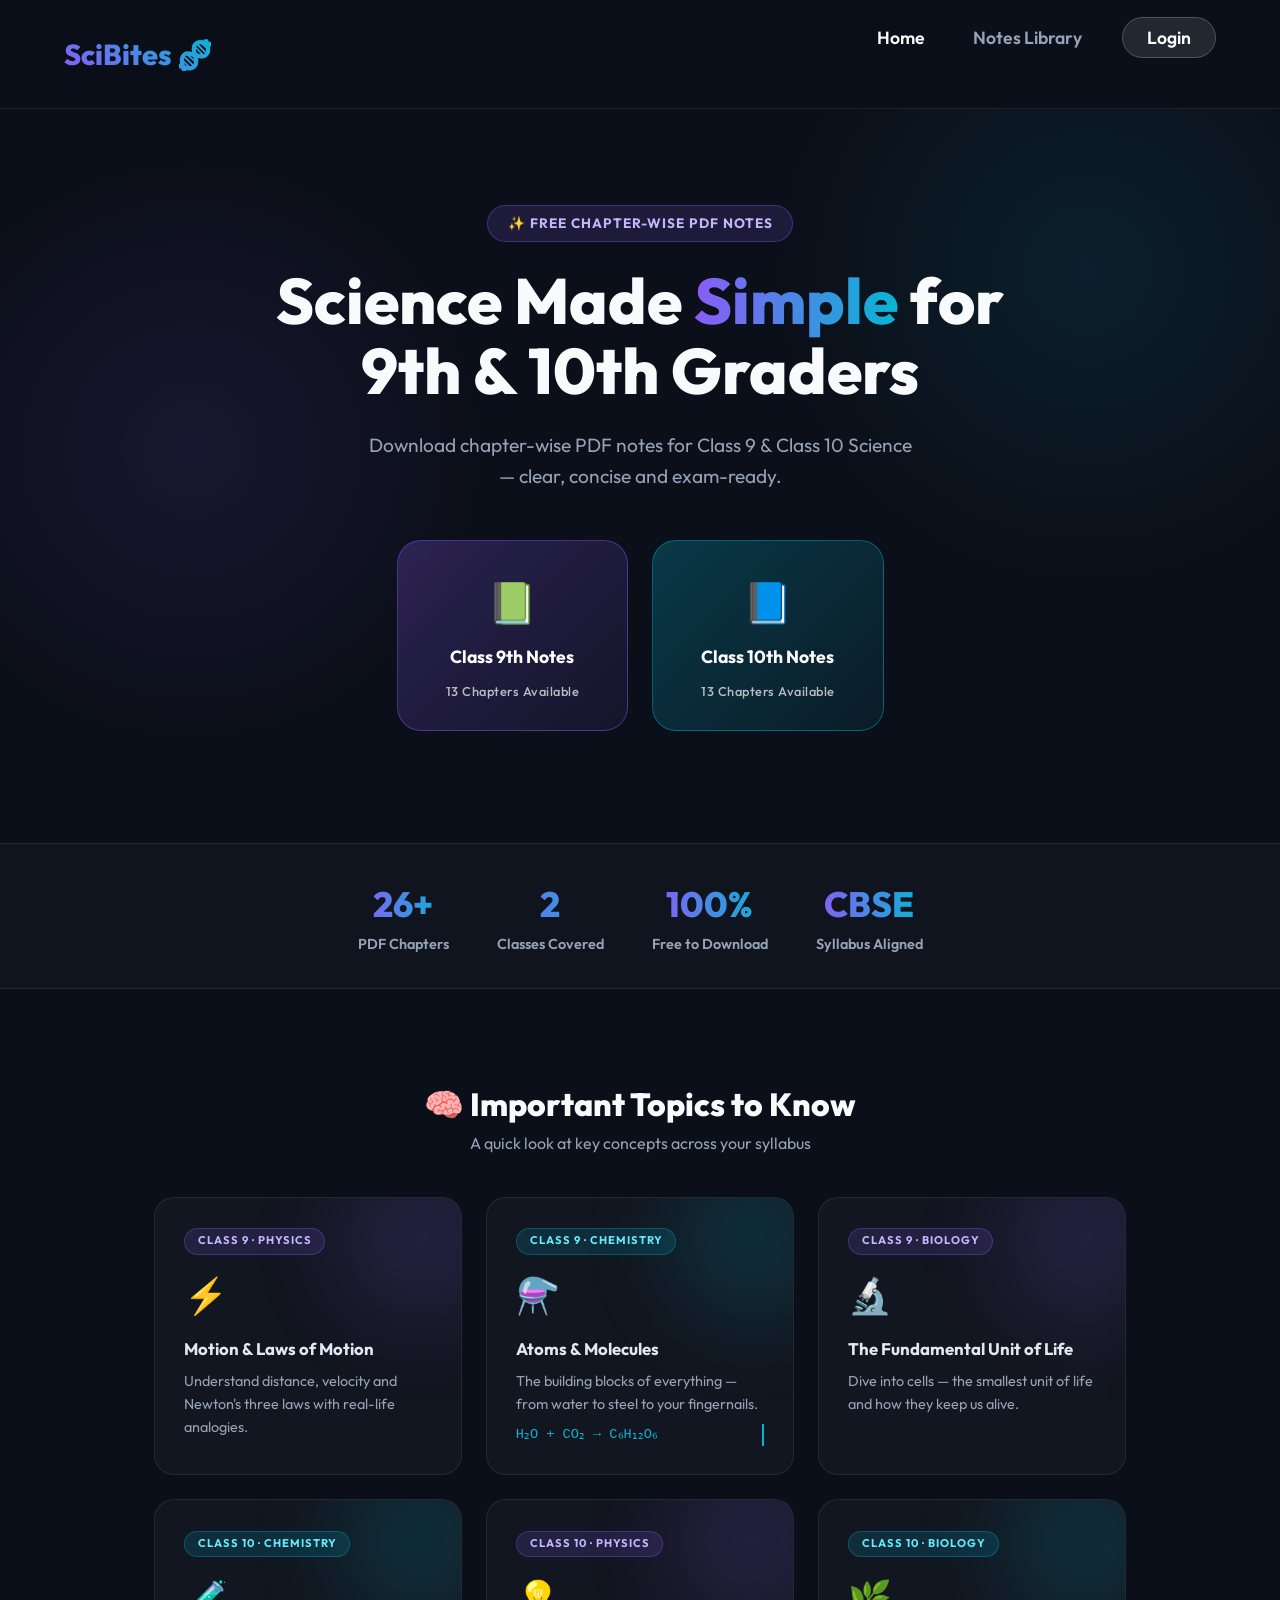
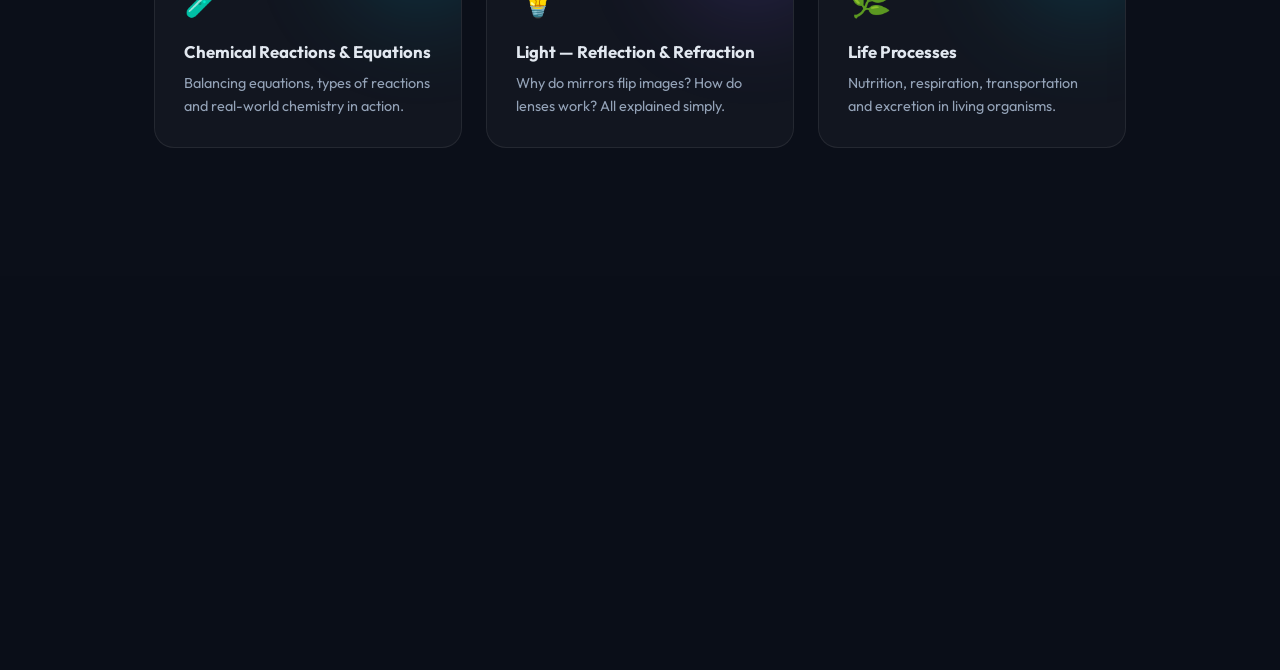
<file: index.html>
<!DOCTYPE html>
<html lang="en">

<head>
    <meta charset="UTF-8">
    <meta name="viewport" content="width=device-width, initial-scale=1.0">
    <title>SciBites | Bite-Sized Science Notes</title>
    <meta name="description"
        content="Access chapter-wise PDF notes for Class 9 and Class 10 Science. Simple, clear and free.">
    <link rel="stylesheet" href="styles.css">
    <style>
        /* ── Hero ── */
        .hero {
            text-align: center;
            padding: 6rem 5% 5rem;
            position: relative;
        }

        .hero-badge {
            display: inline-block;
            background: rgba(139, 92, 246, 0.15);
            border: 1px solid rgba(139, 92, 246, 0.35);
            color: #c4b5fd;
            padding: 0.4rem 1.2rem;
            border-radius: 50px;
            font-size: 0.85rem;
            font-weight: 700;
            letter-spacing: 1px;
            text-transform: uppercase;
            margin-bottom: 1.5rem;
            animation: pulse-glow 2.5s ease-in-out infinite;
        }

        @keyframes pulse-glow {

            0%,
            100% {
                box-shadow: 0 0 0px rgba(139, 92, 246, 0.3);
            }

            50% {
                box-shadow: 0 0 18px rgba(139, 92, 246, 0.6);
            }
        }

        .hero h1 {
            font-size: clamp(2.6rem, 5vw, 5rem);
            font-weight: 800;
            line-height: 1.1;
            margin-bottom: 1.5rem;
        }

        .hero h1 span {
            background: linear-gradient(90deg, var(--accent-physics), var(--accent-chem));
            -webkit-background-clip: text;
            background-clip: text;
            -webkit-text-fill-color: transparent;
        }

        .hero p {
            font-size: 1.2rem;
            color: var(--text-secondary);
            max-width: 560px;
            margin: 0 auto 3rem;
        }

        /* ── Class Buttons ── */
        .class-btns {
            display: flex;
            justify-content: center;
            gap: 1.5rem;
            flex-wrap: wrap;
        }

        .class-card-btn {
            display: flex;
            flex-direction: column;
            align-items: center;
            gap: 0.6rem;
            padding: 1.8rem 3rem;
            border-radius: 24px;
            text-decoration: none;
            font-weight: 700;
            font-size: 1.1rem;
            color: white;
            position: relative;
            overflow: hidden;
            transition: transform 0.3s ease, box-shadow 0.3s ease;
            border: 1px solid transparent;
        }

        .class-card-btn .class-emoji {
            font-size: 2.5rem;
        }

        .class-card-btn.cls9 {
            background: linear-gradient(135deg, rgba(139, 92, 246, 0.25), rgba(139, 92, 246, 0.08));
            border-color: rgba(139, 92, 246, 0.4);
        }

        .class-card-btn.cls9:hover {
            transform: translateY(-8px);
            box-shadow: 0 20px 50px rgba(139, 92, 246, 0.35);
            border-color: var(--accent-physics);
        }

        .class-card-btn.cls10 {
            background: linear-gradient(135deg, rgba(6, 182, 212, 0.25), rgba(6, 182, 212, 0.08));
            border-color: rgba(6, 182, 212, 0.4);
        }

        .class-card-btn.cls10:hover {
            transform: translateY(-8px);
            box-shadow: 0 20px 50px rgba(6, 182, 212, 0.35);
            border-color: var(--accent-chem);
        }

        .class-card-btn .sub-label {
            font-size: 0.8rem;
            font-weight: 500;
            opacity: 0.7;
            letter-spacing: 0.5px;
        }

        /* ── Animated Topics Section ── */
        .topics-section {
            padding: 4rem 5%;
            max-width: 1100px;
            margin: 0 auto;
        }

        .topics-section h2 {
            font-size: 2rem;
            font-weight: 800;
            text-align: center;
            margin-bottom: 0.5rem;
        }

        .topics-section .section-sub {
            text-align: center;
            color: var(--text-secondary);
            font-size: 1rem;
            margin-bottom: 2.5rem;
        }

        .topics-grid {
            display: grid;
            grid-template-columns: repeat(auto-fill, minmax(260px, 1fr));
            gap: 1.5rem;
        }

        .topic-card {
            background: var(--card-bg);
            border: 1px solid var(--card-border);
            border-radius: 20px;
            padding: 1.8rem;
            position: relative;
            overflow: hidden;
            cursor: default;
            transition: transform 0.3s ease, box-shadow 0.3s ease;
        }

        .topic-card:hover {
            transform: translateY(-6px);
            box-shadow: 0 16px 40px rgba(0, 0, 0, 0.35);
        }

        /* animated glow blob */
        .topic-card .blob {
            position: absolute;
            width: 160px;
            height: 160px;
            border-radius: 50%;
            filter: blur(50px);
            opacity: 0.18;
            top: -40px;
            right: -40px;
            animation: blobFloat 4s ease-in-out infinite alternate;
        }

        @keyframes blobFloat {
            0% {
                transform: scale(1) translate(0, 0);
            }

            100% {
                transform: scale(1.2) translate(10px, 15px);
            }
        }

        .topic-card.t-phys .blob {
            background: var(--accent-physics);
        }

        .topic-card.t-chem .blob {
            background: var(--accent-chem);
        }

        .topic-icon {
            font-size: 2.2rem;
            margin-bottom: 0.8rem;
            display: block;
            position: relative;
            z-index: 1;
        }

        .topic-card h3 {
            font-size: 1.05rem;
            font-weight: 700;
            margin: 0 0 0.4rem;
            position: relative;
            z-index: 1;
        }

        .topic-card p {
            font-size: 0.9rem;
            color: var(--text-secondary);
            margin: 0;
            position: relative;
            z-index: 1;
        }

        .topic-card .class-tag {
            display: inline-block;
            font-size: 0.7rem;
            font-weight: 700;
            letter-spacing: 1px;
            text-transform: uppercase;
            padding: 0.2rem 0.8rem;
            border-radius: 50px;
            margin-bottom: 0.8rem;
            position: relative;
            z-index: 1;
        }

        .topic-card.t-phys .class-tag {
            background: rgba(139, 92, 246, 0.15);
            color: #c4b5fd;
            border: 1px solid rgba(139, 92, 246, 0.3);
        }

        .topic-card.t-chem .class-tag {
            background: rgba(6, 182, 212, 0.15);
            color: #67e8f9;
            border: 1px solid rgba(6, 182, 212, 0.3);
        }

        /* animated typing effect on one card */
        .type-text {
            font-size: 0.85rem;
            color: var(--accent-chem);
            font-family: monospace;
            overflow: hidden;
            white-space: nowrap;
            border-right: 2px solid var(--accent-chem);
            width: 0;
            animation: typing 3s steps(28, end) 1s forwards, blink 0.6s step-end infinite;
            position: relative;
            z-index: 1;
            margin-top: 0.5rem;
        }

        @keyframes typing {
            from {
                width: 0;
            }

            to {
                width: 100%;
            }
        }

        @keyframes blink {
            50% {
                border-color: transparent;
            }
        }

        /* ── Stats Bar ── */
        .stats-bar {
            display: flex;
            justify-content: center;
            gap: 3rem;
            flex-wrap: wrap;
            padding: 2rem 5%;
            border-top: 1px solid var(--card-border);
            border-bottom: 1px solid var(--card-border);
            margin: 2rem 0;
            background: rgba(255, 255, 255, 0.02);
        }

        .stat-item {
            text-align: center;
        }

        .stat-number {
            font-size: 2.2rem;
            font-weight: 800;
            background: linear-gradient(90deg, var(--accent-physics), var(--accent-chem));
            -webkit-background-clip: text;
            background-clip: text;
            -webkit-text-fill-color: transparent;
        }

        .stat-label {
            font-size: 0.9rem;
            color: var(--text-secondary);
            font-weight: 600;
        }
    </style>
</head>

<body>
    <nav>
        <a href="index.html" class="logo">SciBites 🧬</a>
        <ul class="nav-links">
            <li><a href="index.html" class="active">Home</a></li>
            <li><a href="notes.html">Notes Library</a></li>
            <li><a href="login.html" class="login-btn-nav">Login</a></li>
        </ul>
    </nav>

    <!-- ── Hero ── -->
    <header class="hero animate-in">
        <div class="hero-badge">✨ Free Chapter-Wise PDF Notes</div>
        <h1>Science Made <span>Simple</span> for<br>9th & 10th Graders</h1>
        <p>Download chapter-wise PDF notes for Class 9 & Class 10 Science — clear, concise and exam-ready.</p>

        <div class="class-btns">
            <a href="notes.html?class=9" class="class-card-btn cls9">
                <span class="class-emoji">📗</span>
                <span>Class 9th Notes</span>
                <span class="sub-label">13 Chapters Available</span>
            </a>
            <a href="notes.html?class=10" class="class-card-btn cls10">
                <span class="class-emoji">📘</span>
                <span>Class 10th Notes</span>
                <span class="sub-label">13 Chapters Available</span>
            </a>
        </div>
    </header>

    <!-- ── Stats Bar ── -->
    <div class="stats-bar">
        <div class="stat-item">
            <div class="stat-number">26+</div>
            <div class="stat-label">PDF Chapters</div>
        </div>
        <div class="stat-item">
            <div class="stat-number">2</div>
            <div class="stat-label">Classes Covered</div>
        </div>
        <div class="stat-item">
            <div class="stat-number">100%</div>
            <div class="stat-label">Free to Download</div>
        </div>
        <div class="stat-item">
            <div class="stat-number">CBSE</div>
            <div class="stat-label">Syllabus Aligned</div>
        </div>
    </div>

    <!-- ── Animated Topics Section ── -->
    <section class="topics-section animate-in">
        <h2>🧠 Important Topics to Know</h2>
        <p class="section-sub">A quick look at key concepts across your syllabus</p>

        <div class="topics-grid">
            <div class="topic-card t-phys">
                <div class="blob"></div>
                <span class="class-tag">Class 9 · Physics</span>
                <span class="topic-icon">⚡</span>
                <h3>Motion & Laws of Motion</h3>
                <p>Understand distance, velocity and Newton's three laws with real-life analogies.</p>
            </div>

            <div class="topic-card t-chem">
                <div class="blob"></div>
                <span class="class-tag">Class 9 · Chemistry</span>
                <span class="topic-icon">⚗️</span>
                <h3>Atoms & Molecules</h3>
                <p>The building blocks of everything — from water to steel to your fingernails.</p>
                <div class="type-text">H₂O + CO₂ → C₆H₁₂O₆</div>
            </div>

            <div class="topic-card t-phys">
                <div class="blob"></div>
                <span class="class-tag">Class 9 · Biology</span>
                <span class="topic-icon">🔬</span>
                <h3>The Fundamental Unit of Life</h3>
                <p>Dive into cells — the smallest unit of life and how they keep us alive.</p>
            </div>

            <div class="topic-card t-chem">
                <div class="blob"></div>
                <span class="class-tag">Class 10 · Chemistry</span>
                <span class="topic-icon">🧪</span>
                <h3>Chemical Reactions & Equations</h3>
                <p>Balancing equations, types of reactions and real-world chemistry in action.</p>
            </div>

            <div class="topic-card t-phys">
                <div class="blob"></div>
                <span class="class-tag">Class 10 · Physics</span>
                <span class="topic-icon">💡</span>
                <h3>Light — Reflection & Refraction</h3>
                <p>Why do mirrors flip images? How do lenses work? All explained simply.</p>
            </div>

            <div class="topic-card t-chem">
                <div class="blob"></div>
                <span class="class-tag">Class 10 · Biology</span>
                <span class="topic-icon">🌿</span>
                <h3>Life Processes</h3>
                <p>Nutrition, respiration, transportation and excretion in living organisms.</p>
            </div>
        </div>
    </section>

    <!-- Footer section -->
    <footer class="site-footer">
        <div class="footer-container" style="grid-template-columns: 2fr 1fr 1fr 1fr;">

            <!-- Brand Column -->
            <div class="footer-brand">
                <div class="footer-logo">SciBites 🧬</div>
                <p class="footer-tagline">Science made simple for 9th &amp; 10th graders. Free, clear, and exam-ready
                    PDF notes.</p>
                <p class="footer-copy">&copy; 2026 SciBites. All Rights Reserved.</p>
            </div>

            <!-- Quick Links Column -->
            <div class="footer-col">
                <h4 class="footer-heading">Quick Links</h4>
                <ul class="footer-links">
                    <li><a href="index.html">🏠 Home</a></li>
                    <li><a href="notes.html">📚 Notes Library</a></li>
                    <li><a href="login.html">🔐 Login</a></li>
                </ul>
            </div>

            <!-- Contact Column -->
            <div class="footer-col">
                <h4 class="footer-heading">Contact Us</h4>
                <ul class="footer-links">
                    <li><a href="mailto:https://mail.google.com/mail/scibitesarsh007">✉️ scibitesarsh007@gmail.com</a>
                    </li>
                    <li><a href="tel:+917773081333">📞 +91 7773081333</a></li>
                    <li><a href="tel:+919827974338">📞 +91 9827974338</a></li>
                    <li>

                        </a>
                    </li>
                </ul>
            </div>

            <!-- Developers Column -->
            <div class="footer-col">
                <h4 class="footer-heading">Developers</h4>
                <ul class="footer-links">
                    <li>
                        <a href="https://www.instagram.com/aryan_savior_07/" target="_blank" rel="noopener noreferrer">
                            👨‍💻 Aryan Kushwah
                        </a>
                    </li>
                    <li>
                        <a href="https://www.instagram.com/harsh_upadhyay_102?utm_source=ig_web_button_share_sheet&igsh=ZDNlZDc0MzIxNw=="
                            target="_blank">
                            👨‍💻 Harsh Upadhyay
                        </a>
                    </li>
                </ul>
            </div>

        </div>

        <div class="footer-bottom">
            <p>Built with ❤️ for students across India &nbsp;|&nbsp; Developed by Aryan Kushwah &amp; Harsh Upadhyay</p>
        </div>
    </footer>

    <script src="script.js"></script>
</body>

</html>
</file>
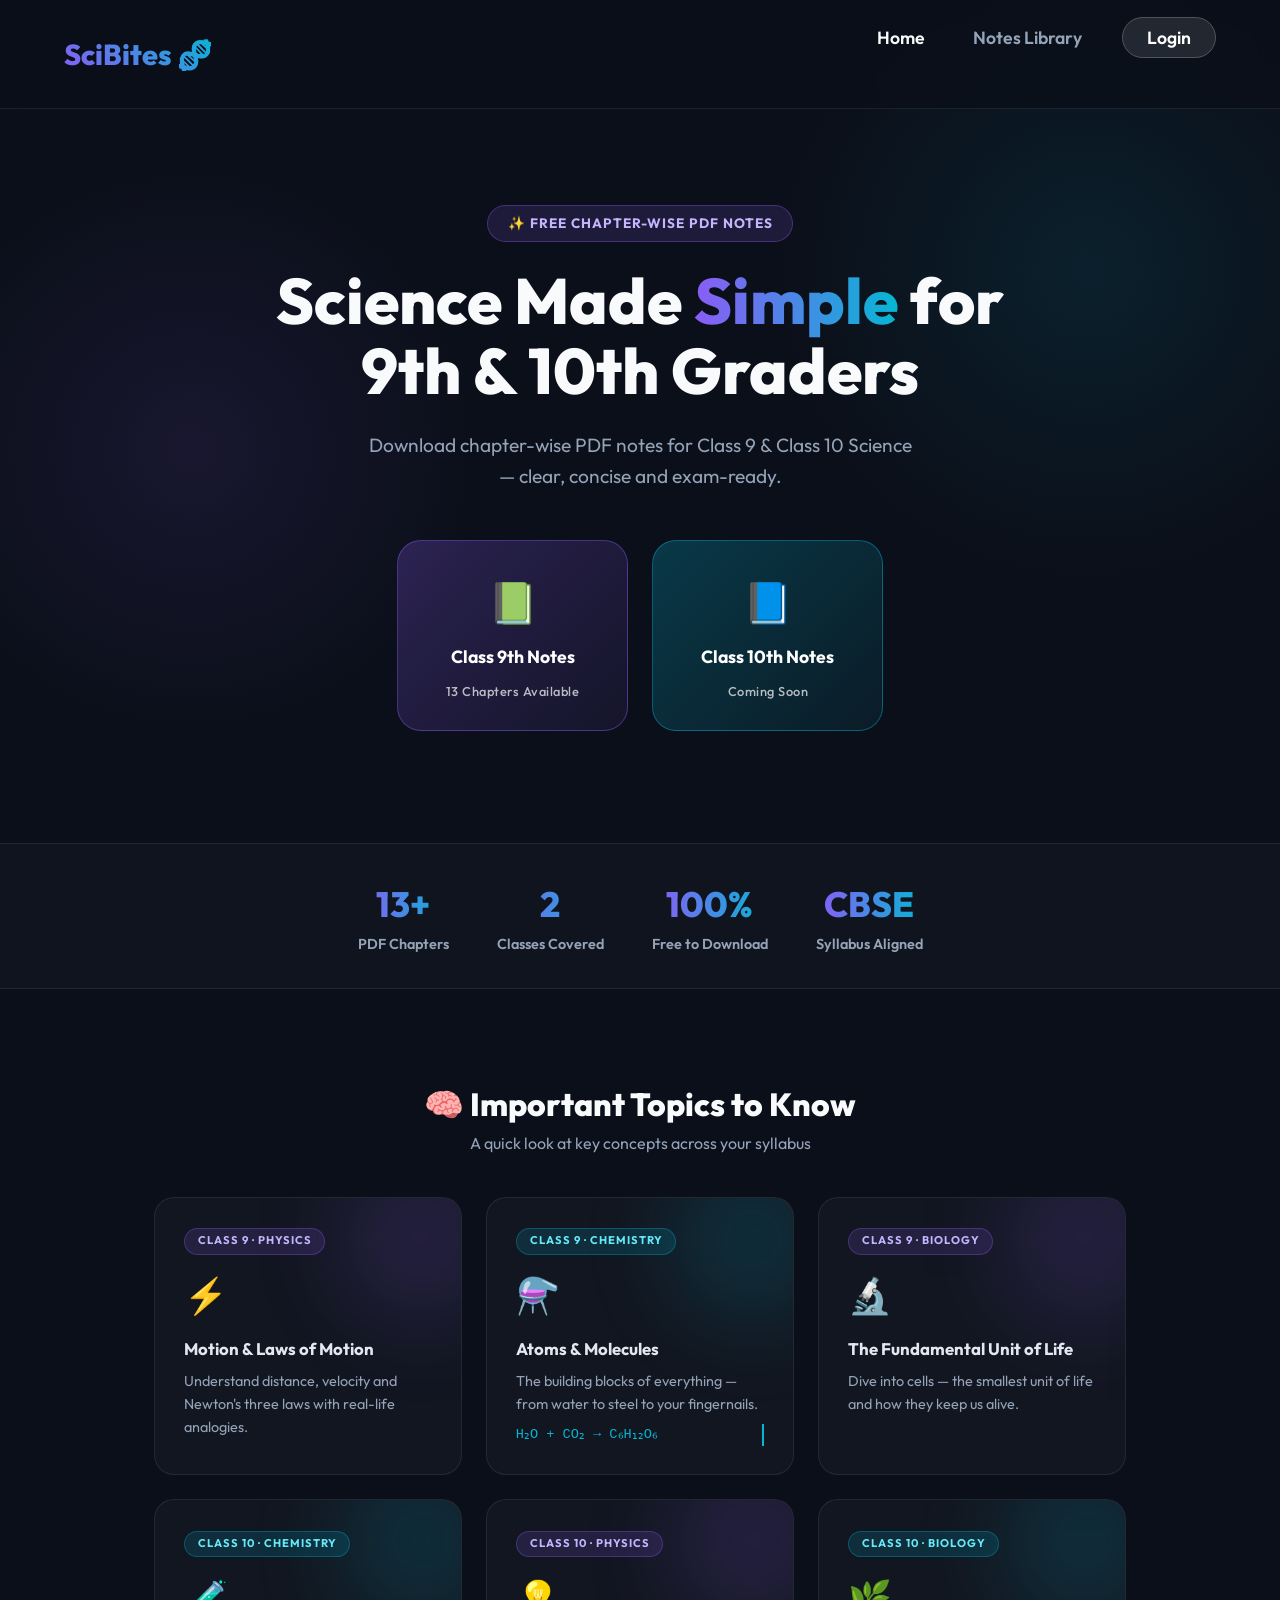
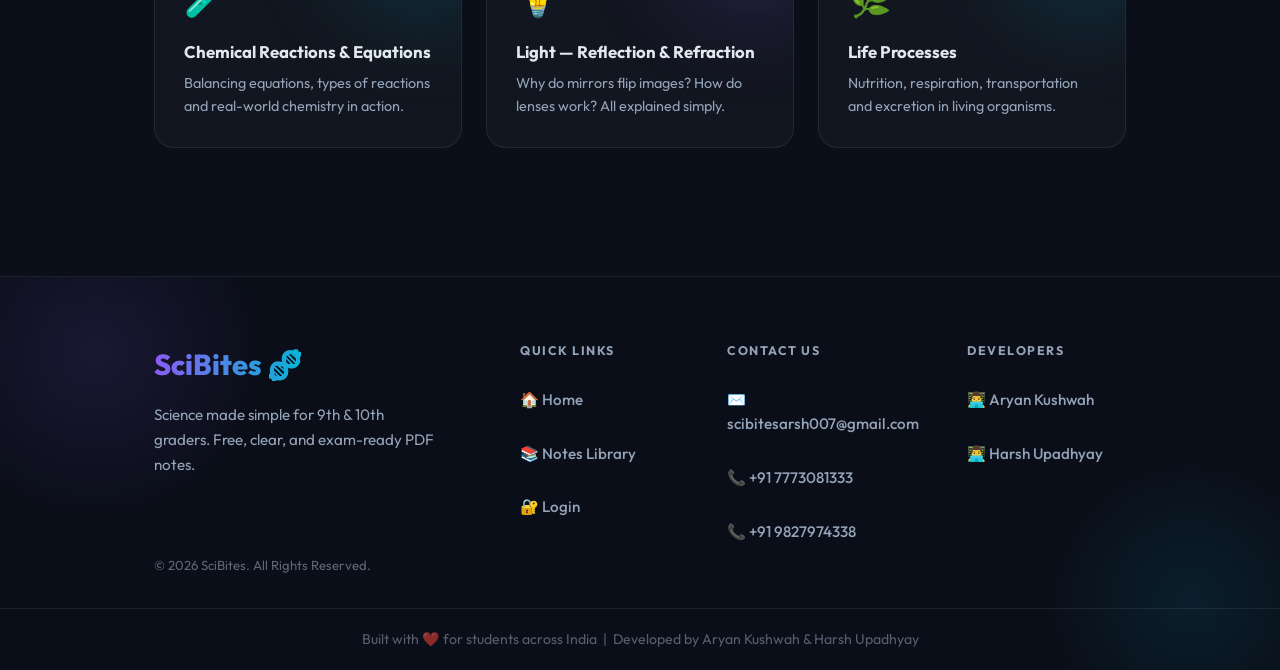
<file: scibites/index.html>
<!DOCTYPE html>
<html lang="en">

<head>
    <meta charset="UTF-8">
    <meta name="viewport" content="width=device-width, initial-scale=1.0">
    <title>SciBites | Bite-Sized Science Notes</title>
    <meta name="description"
        content="Access chapter-wise PDF notes for Class 9 and Class 10 Science. Simple, clear and free.">
    <link rel="stylesheet" href="styles.css">
    <style>
        /* ── Hero ── */
        .hero {
            text-align: center;
            padding: 6rem 5% 5rem;
            position: relative;
        }

        .hero-badge {
            display: inline-block;
            background: rgba(139, 92, 246, 0.15);
            border: 1px solid rgba(139, 92, 246, 0.35);
            color: #c4b5fd;
            padding: 0.4rem 1.2rem;
            border-radius: 50px;
            font-size: 0.85rem;
            font-weight: 700;
            letter-spacing: 1px;
            text-transform: uppercase;
            margin-bottom: 1.5rem;
            animation: pulse-glow 2.5s ease-in-out infinite;
        }

        @keyframes pulse-glow {

            0%,
            100% {
                box-shadow: 0 0 0px rgba(139, 92, 246, 0.3);
            }

            50% {
                box-shadow: 0 0 18px rgba(139, 92, 246, 0.6);
            }
        }

        .hero h1 {
            font-size: clamp(2.6rem, 5vw, 5rem);
            font-weight: 800;
            line-height: 1.1;
            margin-bottom: 1.5rem;
        }

        .hero h1 span {
            background: linear-gradient(90deg, var(--accent-physics), var(--accent-chem));
            -webkit-background-clip: text;
            background-clip: text;
            -webkit-text-fill-color: transparent;
        }

        .hero p {
            font-size: 1.2rem;
            color: var(--text-secondary);
            max-width: 560px;
            margin: 0 auto 3rem;
        }

        /* ── Class Buttons ── */
        .class-btns {
            display: flex;
            justify-content: center;
            gap: 1.5rem;
            flex-wrap: wrap;
        }

        .class-card-btn {
            display: flex;
            flex-direction: column;
            align-items: center;
            gap: 0.6rem;
            padding: 1.8rem 3rem;
            border-radius: 24px;
            text-decoration: none;
            font-weight: 700;
            font-size: 1.1rem;
            color: white;
            position: relative;
            overflow: hidden;
            transition: transform 0.3s ease, box-shadow 0.3s ease;
            border: 1px solid transparent;
        }

        .class-card-btn .class-emoji {
            font-size: 2.5rem;
        }

        .class-card-btn.cls9 {
            background: linear-gradient(135deg, rgba(139, 92, 246, 0.25), rgba(139, 92, 246, 0.08));
            border-color: rgba(139, 92, 246, 0.4);
        }

        .class-card-btn.cls9:hover {
            transform: translateY(-8px);
            box-shadow: 0 20px 50px rgba(139, 92, 246, 0.35);
            border-color: var(--accent-physics);
        }

        .class-card-btn.cls10 {
            background: linear-gradient(135deg, rgba(6, 182, 212, 0.25), rgba(6, 182, 212, 0.08));
            border-color: rgba(6, 182, 212, 0.4);
        }

        .class-card-btn.cls10:hover {
            transform: translateY(-8px);
            box-shadow: 0 20px 50px rgba(6, 182, 212, 0.35);
            border-color: var(--accent-chem);
        }

        .class-card-btn .sub-label {
            font-size: 0.8rem;
            font-weight: 500;
            opacity: 0.7;
            letter-spacing: 0.5px;
        }

        /* ── Animated Topics Section ── */
        .topics-section {
            padding: 4rem 5%;
            max-width: 1100px;
            margin: 0 auto;
        }

        .topics-section h2 {
            font-size: 2rem;
            font-weight: 800;
            text-align: center;
            margin-bottom: 0.5rem;
        }

        .topics-section .section-sub {
            text-align: center;
            color: var(--text-secondary);
            font-size: 1rem;
            margin-bottom: 2.5rem;
        }

        .topics-grid {
            display: grid;
            grid-template-columns: repeat(auto-fill, minmax(260px, 1fr));
            gap: 1.5rem;
        }

        .topic-card {
            background: var(--card-bg);
            border: 1px solid var(--card-border);
            border-radius: 20px;
            padding: 1.8rem;
            position: relative;
            overflow: hidden;
            cursor: default;
            transition: transform 0.3s ease, box-shadow 0.3s ease;
        }

        .topic-card:hover {
            transform: translateY(-6px);
            box-shadow: 0 16px 40px rgba(0, 0, 0, 0.35);
        }

        /* animated glow blob */
        .topic-card .blob {
            position: absolute;
            width: 160px;
            height: 160px;
            border-radius: 50%;
            filter: blur(50px);
            opacity: 0.18;
            top: -40px;
            right: -40px;
            animation: blobFloat 4s ease-in-out infinite alternate;
        }

        @keyframes blobFloat {
            0% {
                transform: scale(1) translate(0, 0);
            }

            100% {
                transform: scale(1.2) translate(10px, 15px);
            }
        }

        .topic-card.t-phys .blob {
            background: var(--accent-physics);
        }

        .topic-card.t-chem .blob {
            background: var(--accent-chem);
        }

        .topic-icon {
            font-size: 2.2rem;
            margin-bottom: 0.8rem;
            display: block;
            position: relative;
            z-index: 1;
        }

        .topic-card h3 {
            font-size: 1.05rem;
            font-weight: 700;
            margin: 0 0 0.4rem;
            position: relative;
            z-index: 1;
        }

        .topic-card p {
            font-size: 0.9rem;
            color: var(--text-secondary);
            margin: 0;
            position: relative;
            z-index: 1;
        }

        .topic-card .class-tag {
            display: inline-block;
            font-size: 0.7rem;
            font-weight: 700;
            letter-spacing: 1px;
            text-transform: uppercase;
            padding: 0.2rem 0.8rem;
            border-radius: 50px;
            margin-bottom: 0.8rem;
            position: relative;
            z-index: 1;
        }

        .topic-card.t-phys .class-tag {
            background: rgba(139, 92, 246, 0.15);
            color: #c4b5fd;
            border: 1px solid rgba(139, 92, 246, 0.3);
        }

        .topic-card.t-chem .class-tag {
            background: rgba(6, 182, 212, 0.15);
            color: #67e8f9;
            border: 1px solid rgba(6, 182, 212, 0.3);
        }

        /* animated typing effect on one card */
        .type-text {
            font-size: 0.85rem;
            color: var(--accent-chem);
            font-family: monospace;
            overflow: hidden;
            white-space: nowrap;
            border-right: 2px solid var(--accent-chem);
            width: 0;
            animation: typing 3s steps(28, end) 1s forwards, blink 0.6s step-end infinite;
            position: relative;
            z-index: 1;
            margin-top: 0.5rem;
        }

        @keyframes typing {
            from {
                width: 0;
            }

            to {
                width: 100%;
            }
        }

        @keyframes blink {
            50% {
                border-color: transparent;
            }
        }

        /* ── Stats Bar ── */
        .stats-bar {
            display: flex;
            justify-content: center;
            gap: 3rem;
            flex-wrap: wrap;
            padding: 2rem 5%;
            border-top: 1px solid var(--card-border);
            border-bottom: 1px solid var(--card-border);
            margin: 2rem 0;
            background: rgba(255, 255, 255, 0.02);
        }

        .stat-item {
            text-align: center;
        }

        .stat-number {
            font-size: 2.2rem;
            font-weight: 800;
            background: linear-gradient(90deg, var(--accent-physics), var(--accent-chem));
            -webkit-background-clip: text;
            background-clip: text;
            -webkit-text-fill-color: transparent;
        }

        .stat-label {
            font-size: 0.9rem;
            color: var(--text-secondary);
            font-weight: 600;
        }
    </style>
</head>

<body>
    <nav>
        <a href="index.html" class="logo">SciBites 🧬</a>
        <ul class="nav-links">
            <li><a href="index.html" class="active">Home</a></li>
            <li><a href="notes.html">Notes Library</a></li>
            <li><a href="login.html" class="login-btn-nav">Login</a></li>
        </ul>
    </nav>

    <!-- ── Hero ── -->
    <header class="hero animate-in">
        <div class="hero-badge">✨ Free Chapter-Wise PDF Notes</div>
        <h1>Science Made <span>Simple</span> for<br>9th & 10th Graders</h1>
        <p>Download chapter-wise PDF notes for Class 9 & Class 10 Science — clear, concise and exam-ready.</p>

        <div class="class-btns">
            <a href="notes.html?class=9" class="class-card-btn cls9">
                <span class="class-emoji">📗</span>
                <span>Class 9th Notes</span>
                <span class="sub-label">13 Chapters Available</span>
            </a>
            <a href="notes.html?class=10" class="class-card-btn cls10">
                <span class="class-emoji">📘</span>
                <span>Class 10th Notes</span>
                <span class="sub-label">Coming Soon</span>
            </a>
        </div>
    </header>

    <!-- ── Stats Bar ── -->
    <div class="stats-bar">
        <div class="stat-item">
            <div class="stat-number">13+</div>
            <div class="stat-label">PDF Chapters</div>
        </div>
        <div class="stat-item">
            <div class="stat-number">2</div>
            <div class="stat-label">Classes Covered</div>
        </div>
        <div class="stat-item">
            <div class="stat-number">100%</div>
            <div class="stat-label">Free to Download</div>
        </div>
        <div class="stat-item">
            <div class="stat-number">CBSE</div>
            <div class="stat-label">Syllabus Aligned</div>
        </div>
    </div>

    <!-- ── Animated Topics Section ── -->
    <section class="topics-section animate-in">
        <h2>🧠 Important Topics to Know</h2>
        <p class="section-sub">A quick look at key concepts across your syllabus</p>

        <div class="topics-grid">
            <div class="topic-card t-phys">
                <div class="blob"></div>
                <span class="class-tag">Class 9 · Physics</span>
                <span class="topic-icon">⚡</span>
                <h3>Motion & Laws of Motion</h3>
                <p>Understand distance, velocity and Newton's three laws with real-life analogies.</p>
            </div>

            <div class="topic-card t-chem">
                <div class="blob"></div>
                <span class="class-tag">Class 9 · Chemistry</span>
                <span class="topic-icon">⚗️</span>
                <h3>Atoms & Molecules</h3>
                <p>The building blocks of everything — from water to steel to your fingernails.</p>
                <div class="type-text">H₂O + CO₂ → C₆H₁₂O₆</div>
            </div>

            <div class="topic-card t-phys">
                <div class="blob"></div>
                <span class="class-tag">Class 9 · Biology</span>
                <span class="topic-icon">🔬</span>
                <h3>The Fundamental Unit of Life</h3>
                <p>Dive into cells — the smallest unit of life and how they keep us alive.</p>
            </div>

            <div class="topic-card t-chem">
                <div class="blob"></div>
                <span class="class-tag">Class 10 · Chemistry</span>
                <span class="topic-icon">🧪</span>
                <h3>Chemical Reactions & Equations</h3>
                <p>Balancing equations, types of reactions and real-world chemistry in action.</p>
            </div>

            <div class="topic-card t-phys">
                <div class="blob"></div>
                <span class="class-tag">Class 10 · Physics</span>
                <span class="topic-icon">💡</span>
                <h3>Light — Reflection & Refraction</h3>
                <p>Why do mirrors flip images? How do lenses work? All explained simply.</p>
            </div>

            <div class="topic-card t-chem">
                <div class="blob"></div>
                <span class="class-tag">Class 10 · Biology</span>
                <span class="topic-icon">🌿</span>
                <h3>Life Processes</h3>
                <p>Nutrition, respiration, transportation and excretion in living organisms.</p>
            </div>
        </div>
    </section>

    <!-- Footer section -->
    <footer class="site-footer">
        <div class="footer-container" style="grid-template-columns: 2fr 1fr 1fr 1fr;">

            <!-- Brand Column -->
            <div class="footer-brand">
                <div class="footer-logo">SciBites 🧬</div>
                <p class="footer-tagline">Science made simple for 9th &amp; 10th graders. Free, clear, and exam-ready
                    PDF notes.</p>
                <p class="footer-copy">&copy; 2026 SciBites. All Rights Reserved.</p>
            </div>

            <!-- Quick Links Column -->
            <div class="footer-col">
                <h4 class="footer-heading">Quick Links</h4>
                <ul class="footer-links">
                    <li><a href="index.html">🏠 Home</a></li>
                    <li><a href="notes.html">📚 Notes Library</a></li>
                    <li><a href="login.html">🔐 Login</a></li>
                </ul>
            </div>

            <!-- Contact Column -->
            <div class="footer-col">
                <h4 class="footer-heading">Contact Us</h4>
                <ul class="footer-links">
                    <li><a href="mailto:https://mail.google.com/mail/scibitesarsh007">✉️ scibitesarsh007@gmail.com</a>
                    </li>
                    <li><a href="tel:+917773081333">📞 +91 7773081333</a></li>
                    <li><a href="tel:+919827974338">📞 +91 9827974338</a></li>
                    <li>

                        </a>
                    </li>
                </ul>
            </div>

            <!-- Developers Column -->
            <div class="footer-col">
                <h4 class="footer-heading">Developers</h4>
                <ul class="footer-links">
                    <li>
                        <a href="https://www.instagram.com/aryan_savior_07/" target="_blank" rel="noopener noreferrer">
                            👨‍💻 Aryan Kushwah
                        </a>
                    </li>
                    <li>
                        <a href="https://www.instagram.com/harsh_upadhyay_102?utm_source=ig_web_button_share_sheet&igsh=ZDNlZDc0MzIxNw=="
                            target="_blank">
                            👨‍💻 Harsh Upadhyay
                        </a>
                    </li>
                </ul>
            </div>

        </div>

        <div class="footer-bottom">
            <p>Built with ❤️ for students across India &nbsp;|&nbsp; Developed by Aryan Kushwah &amp; Harsh Upadhyay</p>
        </div>
    </footer>

    <script src="script.js"></script>
</body>

</html>
</file>
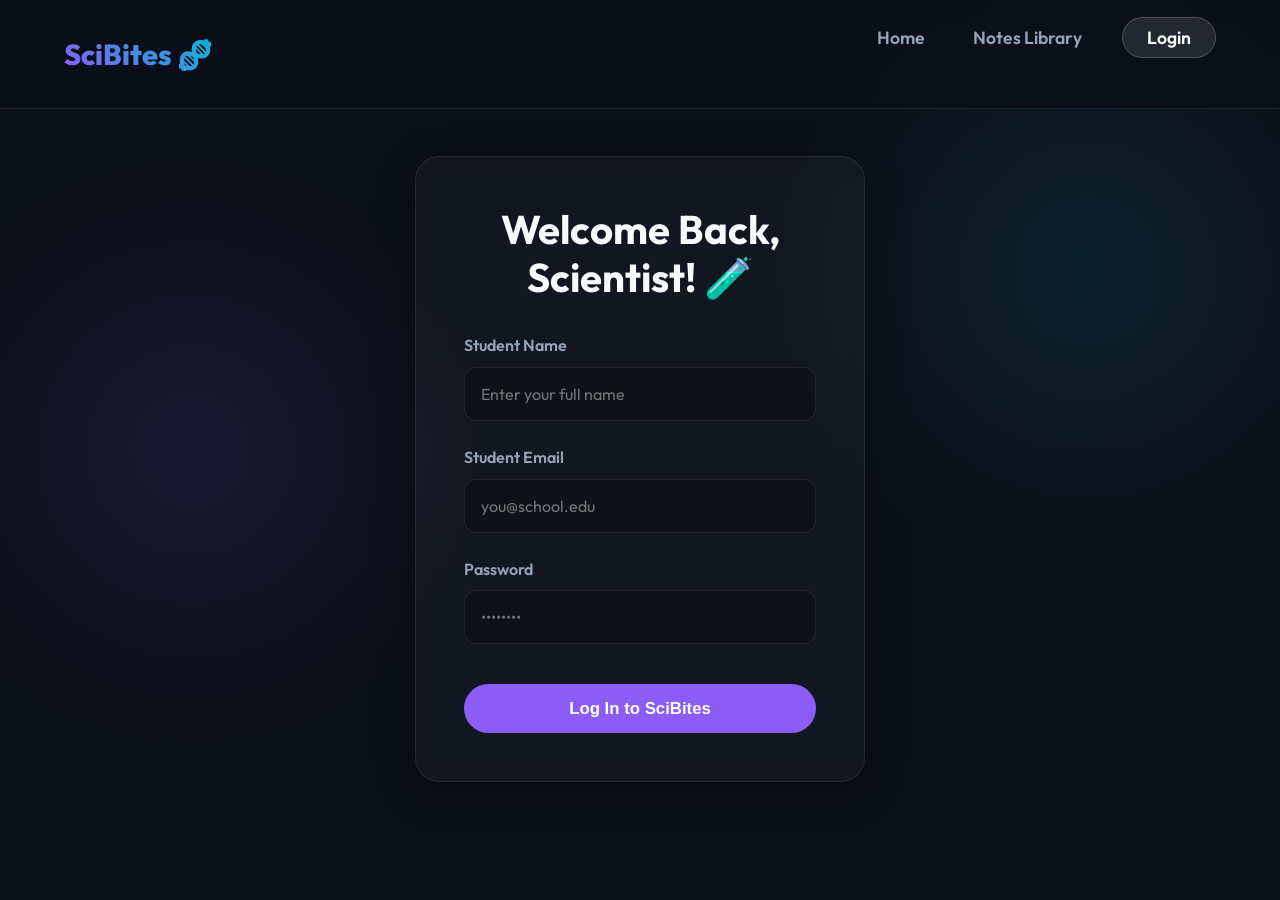
<file: login.html>
<!DOCTYPE html>
<html lang="en">
<head>
    <meta charset="UTF-8">
    <meta name="viewport" content="width=device-width, initial-scale=1.0">
    <title>Login | SciBites</title>
    <link rel="stylesheet" href="styles.css">
</head>
<body>
    <nav>
        <a href="index.html" class="logo">SciBites 🧬</a>
        <ul class="nav-links">
            <li><a href="index.html">Home</a></li>
            <li><a href="index.html#library">Notes Library</a></li>
            <li><a href="login.html" class="login-btn-nav active">Login</a></li>
        </ul>
    </nav>

    <main class="login-container animate-in">
        <div class="login-card">
            <h2>Welcome Back, Scientist! 🧪</h2>
            <form id="login-form">

                <div class="input-group">
                    <label for="student-name">Student Name</label>
                    <input type="text" id="student-name" name="name" placeholder="Enter your full name" required>
                </div>
                <div class="input-group">
                    <label for="email">Student Email</label>
                    <input type="email" id="email" name="email" placeholder="you@school.edu" required>
                </div>
                <div class="input-group">
                    <label for="password">Password</label>
                    <input type="password" id="password" name="password" placeholder="••••••••" required>
                </div>
                <button type="submit" class="button" style="width: 100%; margin-top: 1rem;">Log In to SciBites</button>
            </form>
        </div>
    </main>

    <script src="script.js"></script>
</body>
</html>
</file>
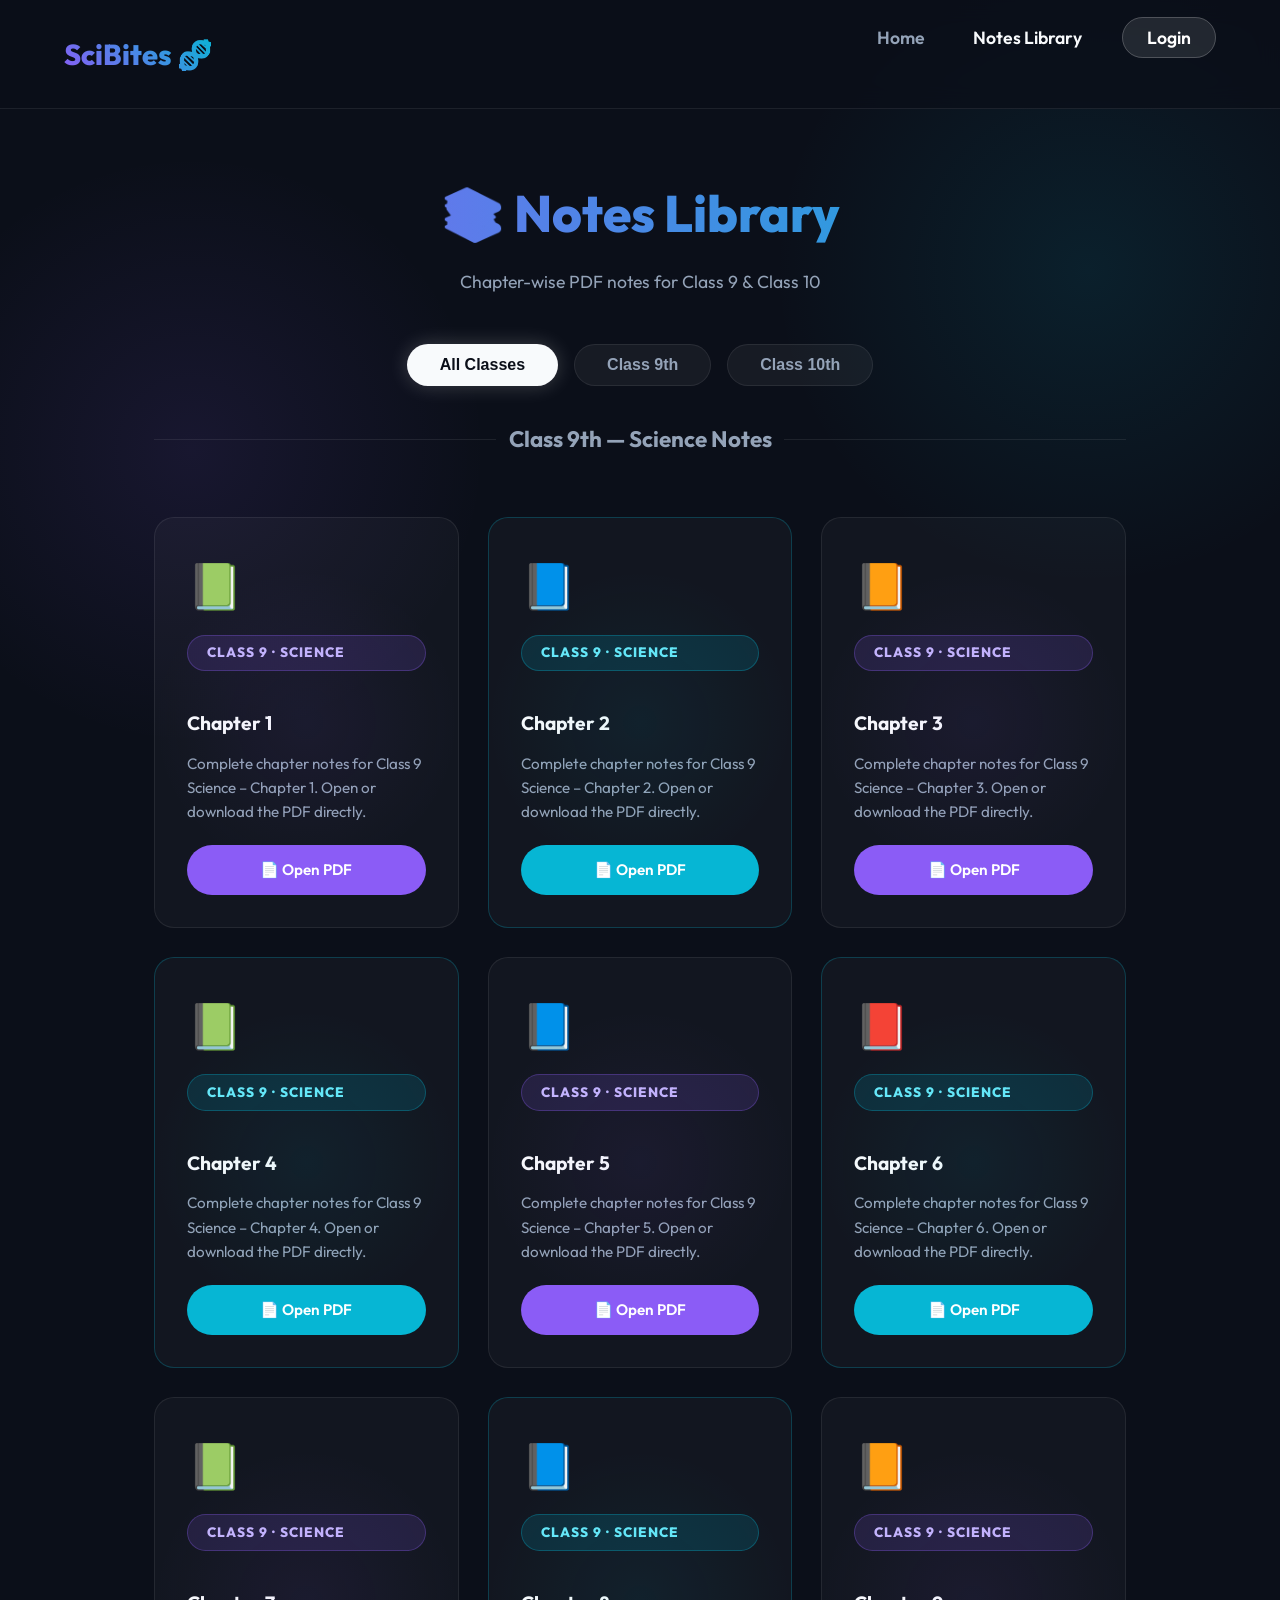
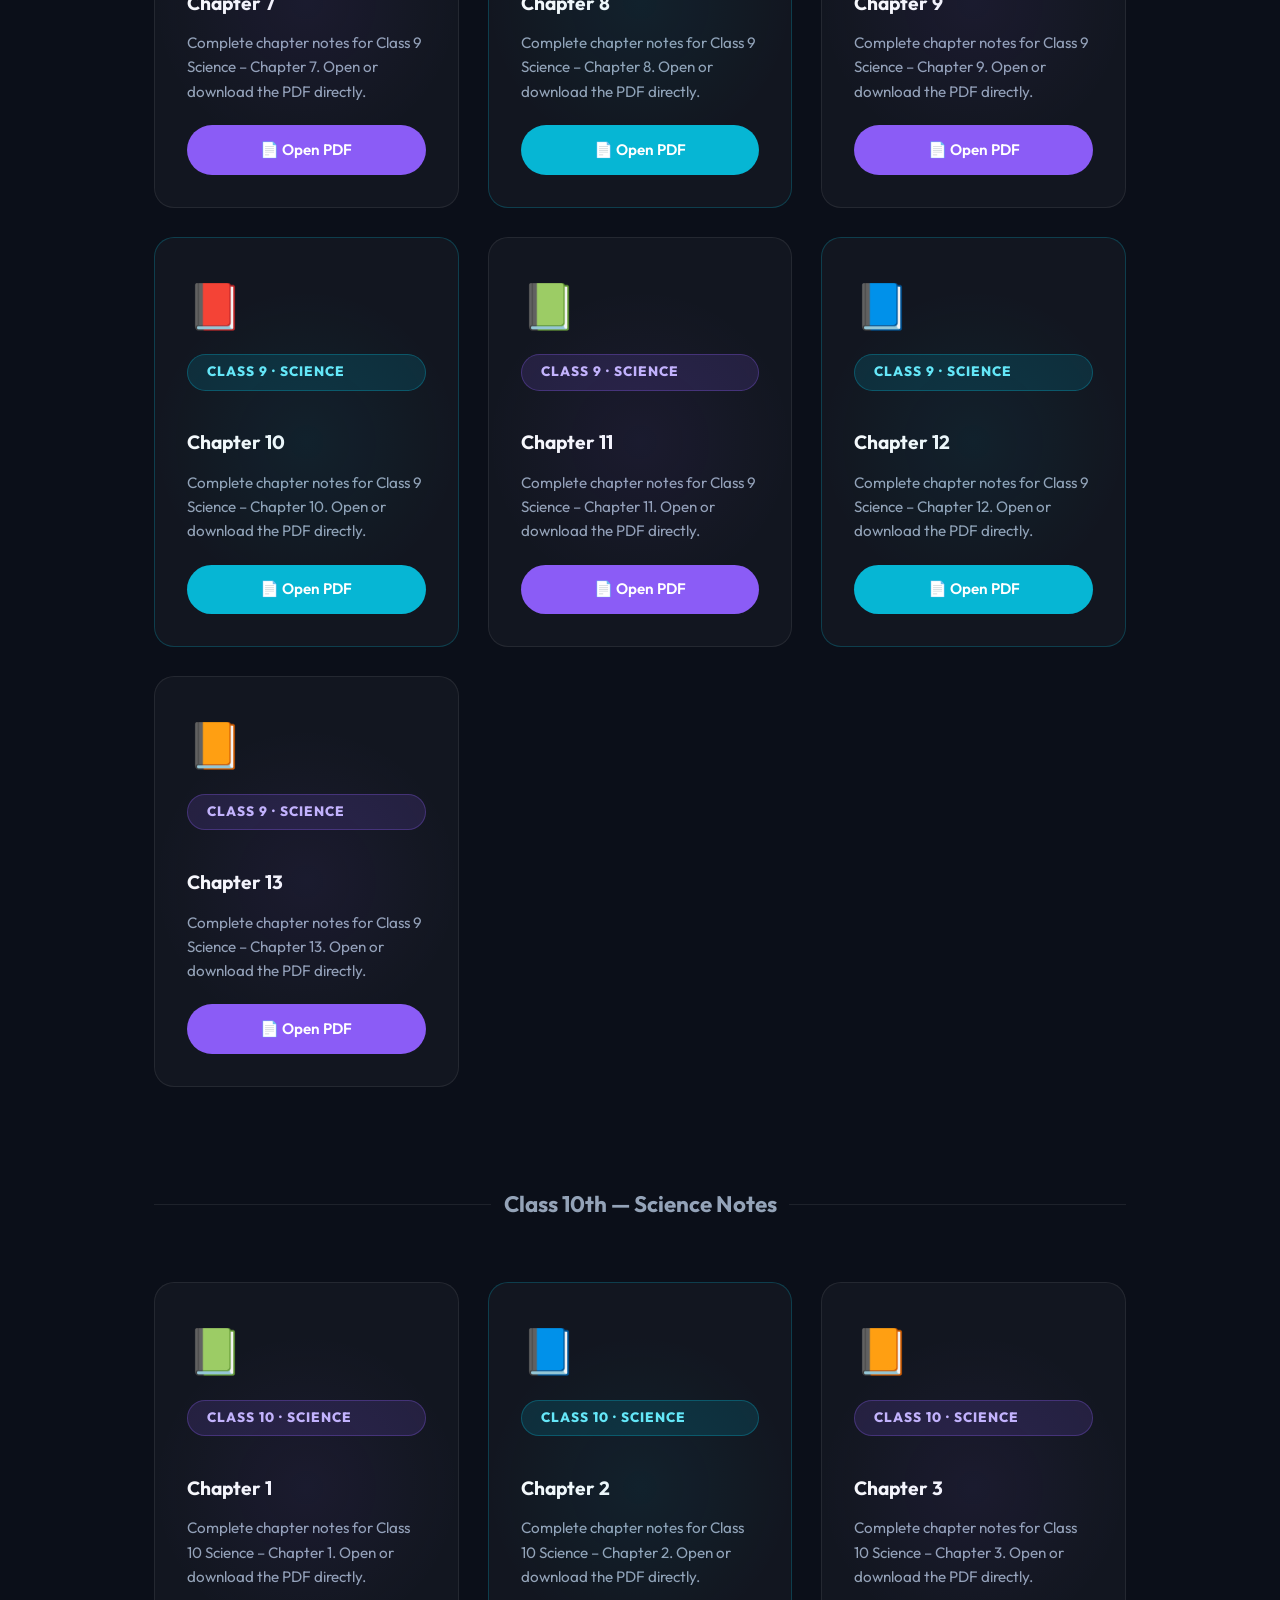
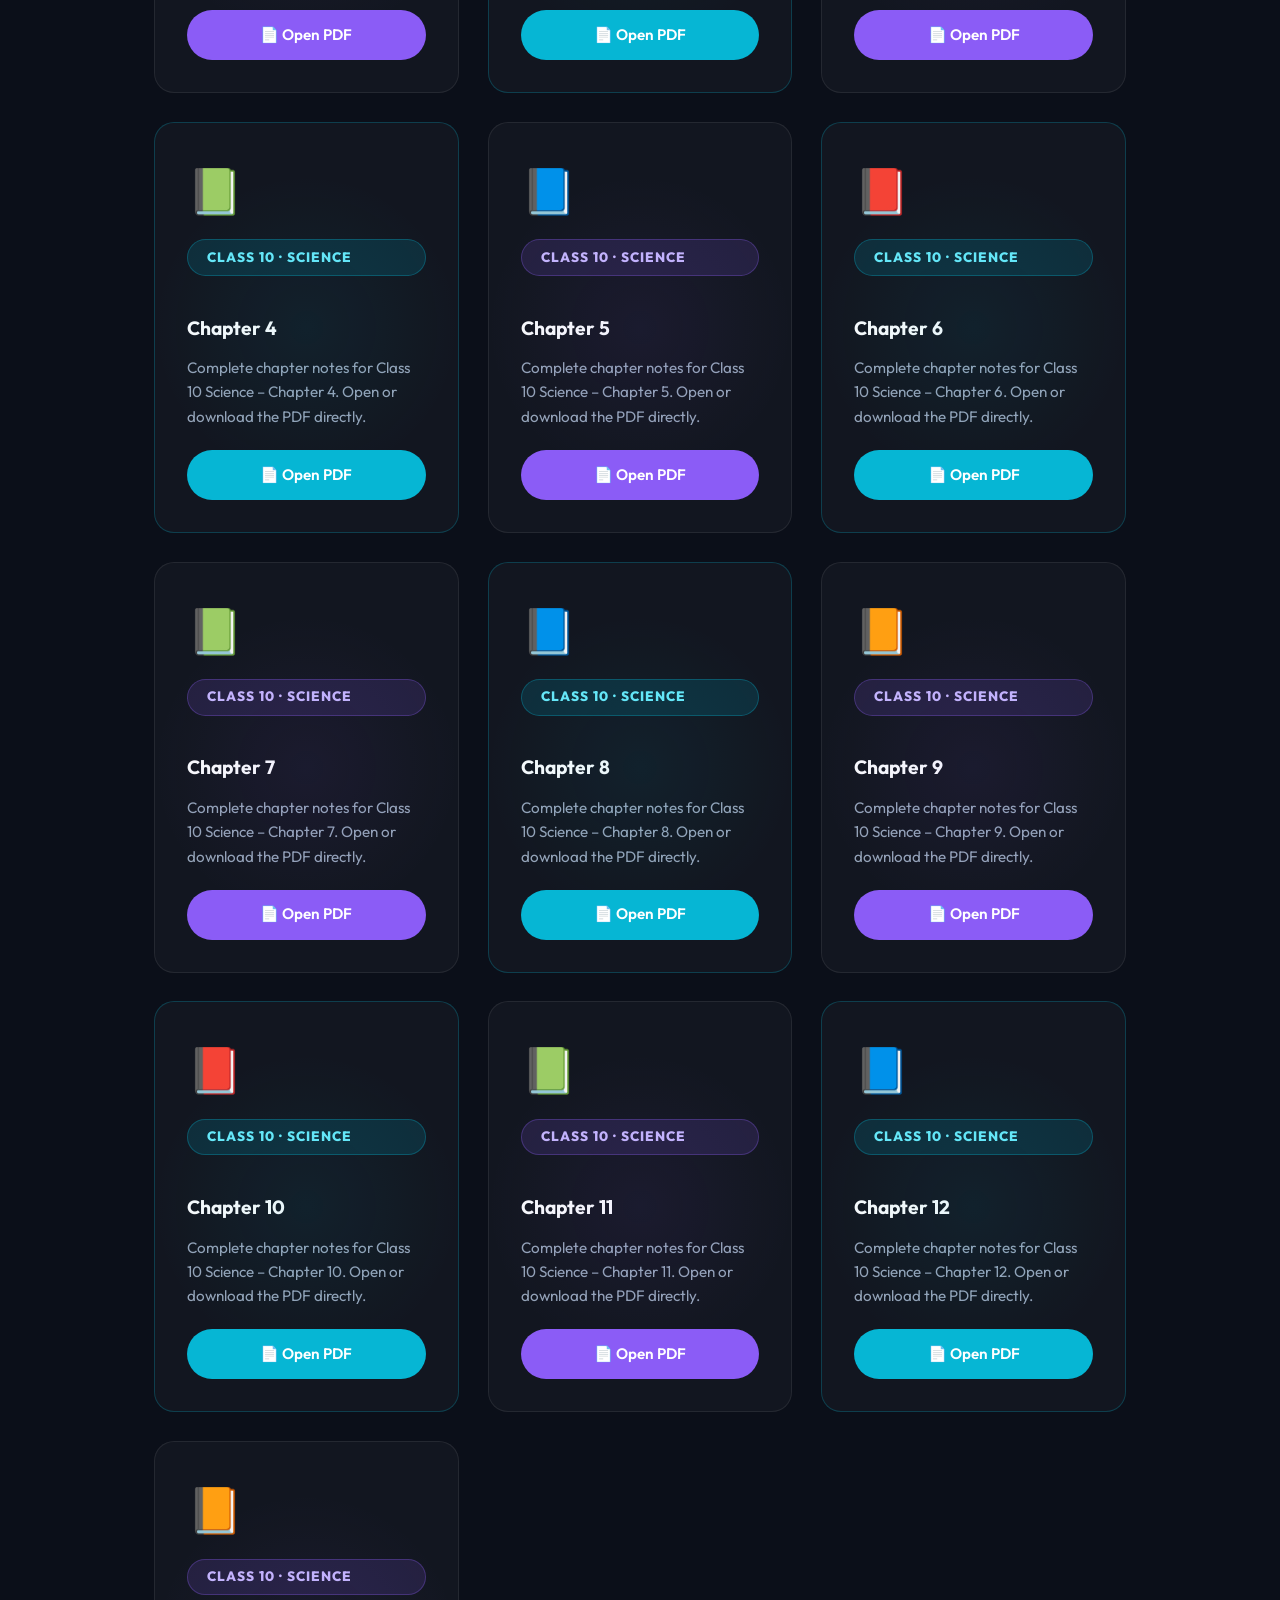
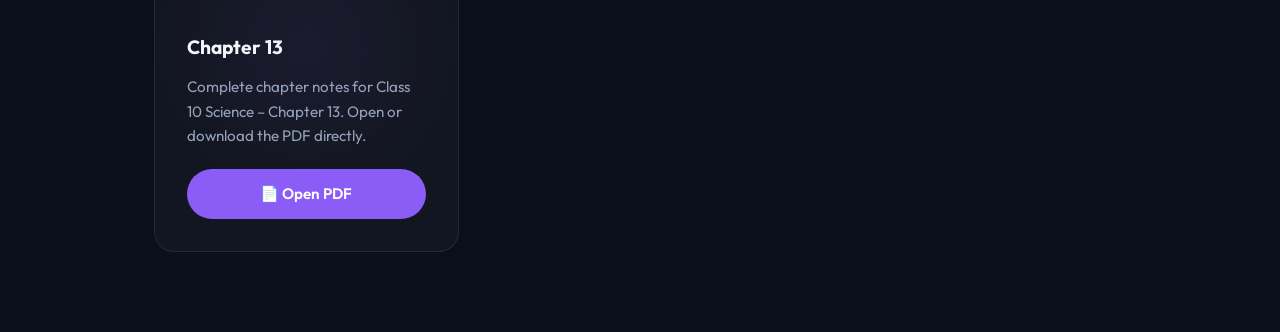
<file: notes.html>
<!DOCTYPE html>
<html lang="en">
<head>
    <meta charset="UTF-8">
    <meta name="viewport" content="width=device-width, initial-scale=1.0">
    <title>Notes Library | SciBites</title>
    <meta name="description" content="Download chapter-wise PDF notes for Class 9 and Class 10 Science.">
    <link rel="stylesheet" href="styles.css">
    <style>
        .notes-hero {
            text-align: center;
            padding: 4rem 5% 2rem;
        }
        .notes-hero h1 {
            font-size: clamp(2rem, 4vw, 3.5rem);
            font-weight: 800;
            background: linear-gradient(90deg, var(--accent-physics), var(--accent-chem));
            -webkit-background-clip: text;
            background-clip: text;
            -webkit-text-fill-color: transparent;
            margin-bottom: 0.8rem;
        }
        .notes-hero p {
            color: var(--text-secondary);
            font-size: 1.1rem;
        }
        .pdf-grid {
            display: grid;
            grid-template-columns: repeat(auto-fill, minmax(280px, 1fr));
            gap: 1.8rem;
            padding: 2rem 5% 5rem;
            max-width: 1100px;
            margin: 0 auto;
        }
        .pdf-card {
            background: var(--card-bg);
            border: 1px solid var(--card-border);
            border-radius: 20px;
            padding: 2rem;
            display: flex;
            flex-direction: column;
            gap: 0.8rem;
            transition: transform 0.3s ease, box-shadow 0.3s ease;
            position: relative;
            overflow: hidden;
        }
        .pdf-card::before {
            content: '';
            position: absolute;
            inset: 0;
            background: radial-gradient(circle at var(--mx,50%) var(--my,50%), rgba(139,92,246,0.07), transparent 60%);
            pointer-events: none;
        }
        .pdf-card:hover {
            transform: translateY(-6px);
            box-shadow: 0 15px 40px rgba(0,0,0,0.4);
        }
        .pdf-card.chem-card {
            border-color: rgba(6,182,212,0.25);
        }
        .pdf-card.chem-card::before {
            background: radial-gradient(circle at var(--mx,50%) var(--my,50%), rgba(6,182,212,0.07), transparent 60%);
        }
        .pdf-icon {
            font-size: 2.8rem;
        }
        .pdf-card h3 {
            font-size: 1.2rem;
            margin: 0;
            color: var(--text-primary);
        }
        .pdf-card p {
            font-size: 0.95rem;
            color: var(--text-secondary);
            margin: 0;
            flex: 1;
        }
        .pdf-open-btn {
            display: flex;
            align-items: center;
            justify-content: center;
            gap: 0.5rem;
            padding: 0.8rem 1.5rem;
            border-radius: 50px;
            background: var(--accent-physics);
            color: white;
            font-weight: 600;
            text-decoration: none;
            font-size: 0.95rem;
            transition: all 0.3s ease;
            margin-top: 0.5rem;
        }
        .pdf-open-btn:hover {
            box-shadow: 0 8px 20px rgba(139,92,246,0.4);
            transform: translateY(-2px);
        }
        .pdf-open-btn.chem { background: var(--accent-chem); }
        .pdf-open-btn.chem:hover { box-shadow: 0 8px 20px rgba(6,182,212,0.4); }
        .coming-soon-btn {
            display: flex;
            align-items: center;
            justify-content: center;
            padding: 0.8rem 1.5rem;
            border-radius: 50px;
            background: rgba(255,255,255,0.05);
            border: 1px solid var(--card-border);
            color: var(--text-secondary);
            font-size: 0.95rem;
            font-weight: 600;
            margin-top: 0.5rem;
            cursor: default;
        }
        .section-divider {
            text-align: center;
            padding: 1.5rem 5% 0.5rem;
            max-width: 1100px;
            margin: 0 auto;
        }
        .section-divider h2 {
            font-size: 1.4rem;
            font-weight: 700;
            color: var(--text-secondary);
            display: flex;
            align-items: center;
            gap: 0.8rem;
        }
        .section-divider h2::before, .section-divider h2::after {
            content: '';
            flex: 1;
            height: 1px;
            background: var(--card-border);
        }
    </style>
</head>
<body>
    <nav>
        <a href="index.html" class="logo">SciBites 🧬</a>
        <ul class="nav-links">
            <li><a href="index.html">Home</a></li>
            <li><a href="notes.html" class="active">Notes Library</a></li>
            <li><a href="login.html" class="login-btn-nav">Login</a></li>
        </ul>
    </nav>

    <div class="notes-hero animate-in">
        <h1>📚 Notes Library</h1>
        <p>Chapter-wise PDF notes for Class 9 & Class 10</p>
    </div>

    <!-- Filter Tabs -->
    <div class="filter-tabs" style="padding: 0 5%; margin-bottom: 1rem;">
        <button class="filter-btn active" data-filter="all">All Classes</button>
        <button class="filter-btn" data-filter="9">Class 9th</button>
        <button class="filter-btn" data-filter="10">Class 10th</button>
    </div>

    <!-- Class 9 Section -->
    <div class="section-divider" data-section="9">
        <h2>Class 9th — Science Notes</h2>
    </div>
    <div class="pdf-grid" id="notes-grid">
        <!-- Chapter 1 -->
        <div class="pdf-card" data-class="9">
            <div class="pdf-icon">📗</div>
            <span class="tag physics">Class 9 · Science</span>
            <h3>Chapter 1</h3>
            <p>Complete chapter notes for Class 9 Science – Chapter 1. Open or download the PDF directly.</p>
            <a href="Class 9th/Chapter 1.pdf" target="_blank" class="pdf-open-btn">📄 Open PDF</a>
        </div>

        <!-- Chapter 2 -->
        <div class="pdf-card chem-card" data-class="9">
            <div class="pdf-icon">📘</div>
            <span class="tag chem">Class 9 · Science</span>
            <h3>Chapter 2</h3>
            <p>Complete chapter notes for Class 9 Science – Chapter 2. Open or download the PDF directly.</p>
            <a href="Class 9th/Chapter 2.pdf" target="_blank" class="pdf-open-btn chem">📄 Open PDF</a>
        </div>

        <!-- Chapter 3 -->
        <div class="pdf-card" data-class="9">
            <div class="pdf-icon">📙</div>
            <span class="tag physics">Class 9 · Science</span>
            <h3>Chapter 3</h3>
            <p>Complete chapter notes for Class 9 Science – Chapter 3. Open or download the PDF directly.</p>
            <a href="Class 9th/Chapter 3.pdf" target="_blank" class="pdf-open-btn">📄 Open PDF</a>
        </div>

        <!-- Chapter 4 -->
        <div class="pdf-card chem-card" data-class="9">
            <div class="pdf-icon">📗</div>
            <span class="tag chem">Class 9 · Science</span>
            <h3>Chapter 4</h3>
            <p>Complete chapter notes for Class 9 Science – Chapter 4. Open or download the PDF directly.</p>
            <a href="Class 9th/Chapter 4.pdf" target="_blank" class="pdf-open-btn chem">📄 Open PDF</a>
        </div>

        <!-- Chapter 5 -->
        <div class="pdf-card" data-class="9">
            <div class="pdf-icon">📘</div>
            <span class="tag physics">Class 9 · Science</span>
            <h3>Chapter 5</h3>
            <p>Complete chapter notes for Class 9 Science – Chapter 5. Open or download the PDF directly.</p>
            <a href="Class 9th/Chapter 5.pdf" target="_blank" class="pdf-open-btn">📄 Open PDF</a>
        </div>

        <!-- Chapter 6 -->
        <div class="pdf-card chem-card" data-class="9">
            <div class="pdf-icon">📕</div>
            <span class="tag chem">Class 9 · Science</span>
            <h3>Chapter 6</h3>
            <p>Complete chapter notes for Class 9 Science – Chapter 6. Open or download the PDF directly.</p>
            <a href="Class 9th/Chapter 6.pdf" target="_blank" class="pdf-open-btn chem">📄 Open PDF</a>
        </div>

        <!-- Chapter 7 -->
        <div class="pdf-card" data-class="9">
            <div class="pdf-icon">📗</div>
            <span class="tag physics">Class 9 · Science</span>
            <h3>Chapter 7</h3>
            <p>Complete chapter notes for Class 9 Science – Chapter 7. Open or download the PDF directly.</p>
            <a href="Class 9th/Chapter 7.pdf" target="_blank" class="pdf-open-btn">📄 Open PDF</a>
        </div>

        <!-- Chapter 8 -->
        <div class="pdf-card chem-card" data-class="9">
            <div class="pdf-icon">📘</div>
            <span class="tag chem">Class 9 · Science</span>
            <h3>Chapter 8</h3>
            <p>Complete chapter notes for Class 9 Science – Chapter 8. Open or download the PDF directly.</p>
            <a href="Class 9th/Chapter 8.pdf" target="_blank" class="pdf-open-btn chem">📄 Open PDF</a>
        </div>

        <!-- Chapter 9 -->
        <div class="pdf-card" data-class="9">
            <div class="pdf-icon">📙</div>
            <span class="tag physics">Class 9 · Science</span>
            <h3>Chapter 9</h3>
            <p>Complete chapter notes for Class 9 Science – Chapter 9. Open or download the PDF directly.</p>
            <a href="Class 9th/Chapter 9.pdf" target="_blank" class="pdf-open-btn">📄 Open PDF</a>
        </div>

        <!-- Chapter 10 -->
        <div class="pdf-card chem-card" data-class="9">
            <div class="pdf-icon">📕</div>
            <span class="tag chem">Class 9 · Science</span>
            <h3>Chapter 10</h3>
            <p>Complete chapter notes for Class 9 Science – Chapter 10. Open or download the PDF directly.</p>
            <a href="Class 9th/Chapter 10.pdf" target="_blank" class="pdf-open-btn chem">📄 Open PDF</a>
        </div>

        <!-- Chapter 11 -->
        <div class="pdf-card" data-class="9">
            <div class="pdf-icon">📗</div>
            <span class="tag physics">Class 9 · Science</span>
            <h3>Chapter 11</h3>
            <p>Complete chapter notes for Class 9 Science – Chapter 11. Open or download the PDF directly.</p>
            <a href="Class 9th/Chapter 11.pdf" target="_blank" class="pdf-open-btn">📄 Open PDF</a>
        </div>

        <!-- Chapter 12 -->
        <div class="pdf-card chem-card" data-class="9">
            <div class="pdf-icon">📘</div>
            <span class="tag chem">Class 9 · Science</span>
            <h3>Chapter 12</h3>
            <p>Complete chapter notes for Class 9 Science – Chapter 12. Open or download the PDF directly.</p>
            <a href="Class 9th/Chapter 12.pdf" target="_blank" class="pdf-open-btn chem">📄 Open PDF</a>
        </div>

        <!-- Chapter 13 -->
        <div class="pdf-card" data-class="9">
            <div class="pdf-icon">📙</div>
            <span class="tag physics">Class 9 · Science</span>
            <h3>Chapter 13</h3>
            <p>Complete chapter notes for Class 9 Science – Chapter 13. Open or download the PDF directly.</p>
            <a href="Class 9th/Chapter 13.pdf" target="_blank" class="pdf-open-btn">📄 Open PDF</a>
        </div>
    </div>

    <!-- Class 10 Section -->
    <div class="section-divider" data-section="10">
        <h2>Class 10th — Science Notes</h2>
    </div>
    <div class="pdf-grid">
        <!-- Chapter 1 -->
        <div class="pdf-card" data-class="10">
            <div class="pdf-icon">📗</div>
            <span class="tag physics">Class 10 · Science</span>
            <h3>Chapter 1</h3>
            <p>Complete chapter notes for Class 10 Science – Chapter 1. Open or download the PDF directly.</p>
            <a href="Class 10th/Chapter 1.pdf" target="_blank" class="pdf-open-btn">📄 Open PDF</a>
        </div>

        <!-- Chapter 2 -->
        <div class="pdf-card chem-card" data-class="10">
            <div class="pdf-icon">📘</div>
            <span class="tag chem">Class 10 · Science</span>
            <h3>Chapter 2</h3>
            <p>Complete chapter notes for Class 10 Science – Chapter 2. Open or download the PDF directly.</p>
            <a href="Class 10th/Chapter 2.pdf" target="_blank" class="pdf-open-btn chem">📄 Open PDF</a>
        </div>

        <!-- Chapter 3 -->
        <div class="pdf-card" data-class="10">
            <div class="pdf-icon">📙</div>
            <span class="tag physics">Class 10 · Science</span>
            <h3>Chapter 3</h3>
            <p>Complete chapter notes for Class 10 Science – Chapter 3. Open or download the PDF directly.</p>
            <a href="Class 10th/Chapter 3.pdf" target="_blank" class="pdf-open-btn">📄 Open PDF</a>
        </div>

        <!-- Chapter 4 -->
        <div class="pdf-card chem-card" data-class="10">
            <div class="pdf-icon">📗</div>
            <span class="tag chem">Class 10 · Science</span>
            <h3>Chapter 4</h3>
            <p>Complete chapter notes for Class 10 Science – Chapter 4. Open or download the PDF directly.</p>
            <a href="Class 10th/Chapter 4.pdf" target="_blank" class="pdf-open-btn chem">📄 Open PDF</a>
        </div>

        <!-- Chapter 5 -->
        <div class="pdf-card" data-class="10">
            <div class="pdf-icon">📘</div>
            <span class="tag physics">Class 10 · Science</span>
            <h3>Chapter 5</h3>
            <p>Complete chapter notes for Class 10 Science – Chapter 5. Open or download the PDF directly.</p>
            <a href="Class 10th/Chapter 5.pdf" target="_blank" class="pdf-open-btn">📄 Open PDF</a>
        </div>

        <!-- Chapter 6 -->
        <div class="pdf-card chem-card" data-class="10">
            <div class="pdf-icon">📕</div>
            <span class="tag chem">Class 10 · Science</span>
            <h3>Chapter 6</h3>
            <p>Complete chapter notes for Class 10 Science – Chapter 6. Open or download the PDF directly.</p>
            <a href="Class 10th/Chapter 6.pdf" target="_blank" class="pdf-open-btn chem">📄 Open PDF</a>
        </div>

        <!-- Chapter 7 -->
        <div class="pdf-card" data-class="10">
            <div class="pdf-icon">📗</div>
            <span class="tag physics">Class 10 · Science</span>
            <h3>Chapter 7</h3>
            <p>Complete chapter notes for Class 10 Science – Chapter 7. Open or download the PDF directly.</p>
            <a href="Class 10th/Chapter 7.pdf" target="_blank" class="pdf-open-btn">📄 Open PDF</a>
        </div>

        <!-- Chapter 8 -->
        <div class="pdf-card chem-card" data-class="10">
            <div class="pdf-icon">📘</div>
            <span class="tag chem">Class 10 · Science</span>
            <h3>Chapter 8</h3>
            <p>Complete chapter notes for Class 10 Science – Chapter 8. Open or download the PDF directly.</p>
            <a href="Class 10th/Chapter 8.pdf" target="_blank" class="pdf-open-btn chem">📄 Open PDF</a>
        </div>

        <!-- Chapter 9 -->
        <div class="pdf-card" data-class="10">
            <div class="pdf-icon">📙</div>
            <span class="tag physics">Class 10 · Science</span>
            <h3>Chapter 9</h3>
            <p>Complete chapter notes for Class 10 Science – Chapter 9. Open or download the PDF directly.</p>
            <a href="Class 10th/Chapter 9.pdf" target="_blank" class="pdf-open-btn">📄 Open PDF</a>
        </div>

        <!-- Chapter 10 -->
        <div class="pdf-card chem-card" data-class="10">
            <div class="pdf-icon">📕</div>
            <span class="tag chem">Class 10 · Science</span>
            <h3>Chapter 10</h3>
            <p>Complete chapter notes for Class 10 Science – Chapter 10. Open or download the PDF directly.</p>
            <a href="Class 10th/Chapter 10.pdf" target="_blank" class="pdf-open-btn chem">📄 Open PDF</a>
        </div>

        <!-- Chapter 11 -->
        <div class="pdf-card" data-class="10">
            <div class="pdf-icon">📗</div>
            <span class="tag physics">Class 10 · Science</span>
            <h3>Chapter 11</h3>
            <p>Complete chapter notes for Class 10 Science – Chapter 11. Open or download the PDF directly.</p>
            <a href="Class 10th/Chapter 11.pdf" target="_blank" class="pdf-open-btn">📄 Open PDF</a>
        </div>

        <!-- Chapter 12 -->
        <div class="pdf-card chem-card" data-class="10">
            <div class="pdf-icon">📘</div>
            <span class="tag chem">Class 10 · Science</span>
            <h3>Chapter 12</h3>
            <p>Complete chapter notes for Class 10 Science – Chapter 12. Open or download the PDF directly.</p>
            <a href="Class 10th/Chapter 12.pdf" target="_blank" class="pdf-open-btn chem">📄 Open PDF</a>
        </div>

        <!-- Chapter 13 -->
        <div class="pdf-card" data-class="10">
            <div class="pdf-icon">📙</div>
            <span class="tag physics">Class 10 · Science</span>
            <h3>Chapter 13</h3>
            <p>Complete chapter notes for Class 10 Science – Chapter 13. Open or download the PDF directly.</p>
            <a href="Class 10th/Chapter 13.pdf" target="_blank" class="pdf-open-btn">📄 Open PDF</a>
        </div>
    </div>

    <script>
        // Read URL param to auto-filter class
        const params = new URLSearchParams(window.location.search);
        const classParam = params.get('class');

        const filterBtns = document.querySelectorAll('.filter-btn');
        const allCards = document.querySelectorAll('.pdf-card');
        const sectionDividers = document.querySelectorAll('.section-divider');

        function applyFilter(val) {
            filterBtns.forEach(b => b.classList.toggle('active', b.dataset.filter === val));

            allCards.forEach(card => {
                const show = val === 'all' || card.dataset.class === val;
                card.closest('.pdf-grid') && (card.style.display = show ? 'flex' : 'none');
                card.style.display = show ? 'flex' : 'none';
            });

            sectionDividers.forEach(div => {
                const show = val === 'all' || div.dataset.section === val;
                div.style.display = show ? 'block' : 'none';
            });

            // Hide empty grids
            document.querySelectorAll('.pdf-grid').forEach(grid => {
                const visible = [...grid.querySelectorAll('.pdf-card')].some(c => c.style.display !== 'none');
                grid.style.display = visible ? 'grid' : 'none';
            });
        }

        filterBtns.forEach(btn => btn.addEventListener('click', () => applyFilter(btn.dataset.filter)));

        if (classParam === '9' || classParam === '10') {
            applyFilter(classParam);
        } else {
            applyFilter('all');
        }

        // Hover spotlight on cards
        document.querySelectorAll('.pdf-card').forEach(card => {
            card.addEventListener('mousemove', e => {
                const r = card.getBoundingClientRect();
                card.style.setProperty('--mx', `${e.clientX - r.left}px`);
                card.style.setProperty('--my', `${e.clientY - r.top}px`);
            });
        });
    </script>

    <script src="script.js"></script>
</body>
</html>
</file>
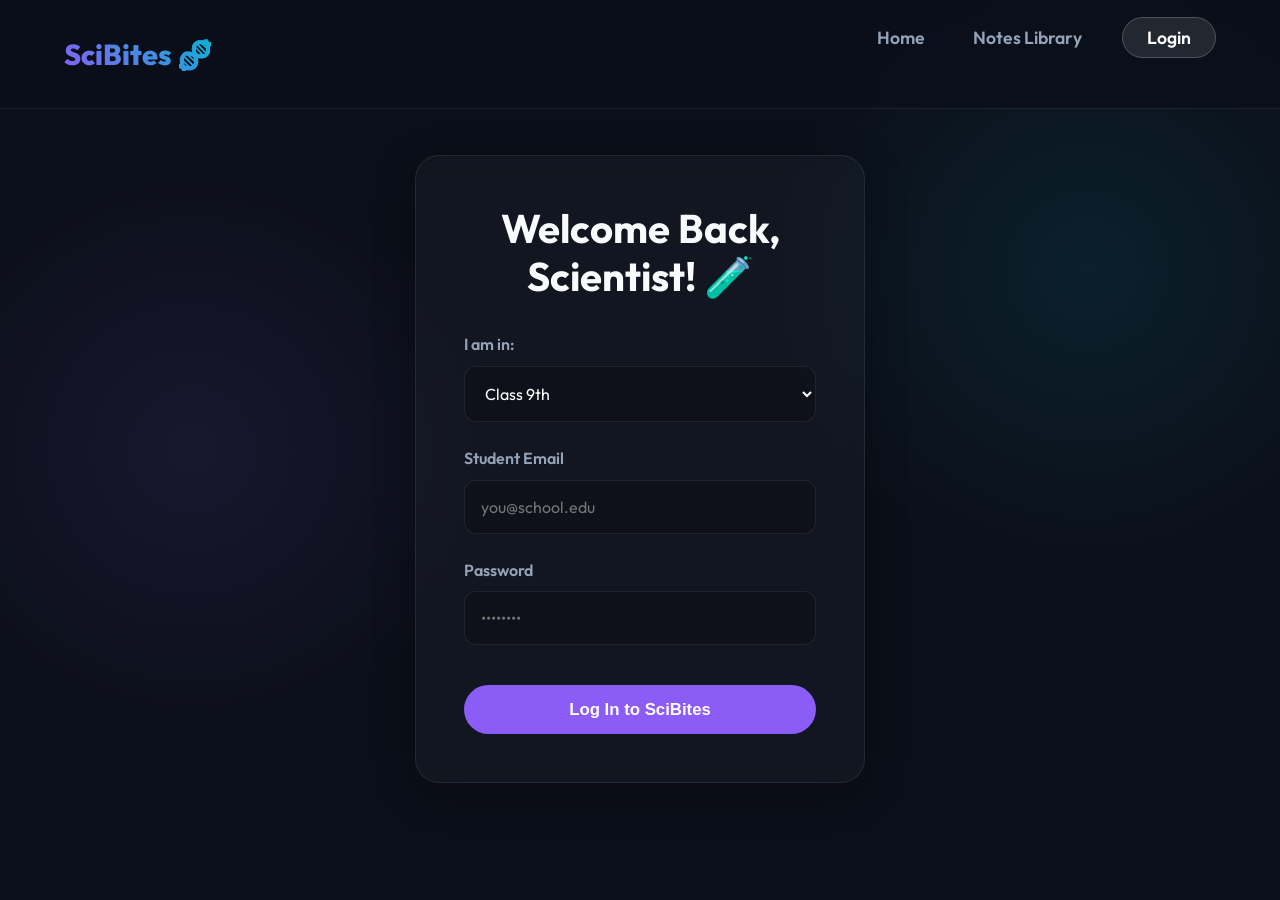
<file: scibites/login.html>
<!DOCTYPE html>
<html lang="en">
<head>
    <meta charset="UTF-8">
    <meta name="viewport" content="width=device-width, initial-scale=1.0">
    <title>Login | SciBites</title>
    <link rel="stylesheet" href="styles.css">
</head>
<body>
    <nav>
        <a href="index.html" class="logo">SciBites 🧬</a>
        <ul class="nav-links">
            <li><a href="index.html">Home</a></li>
            <li><a href="index.html#library">Notes Library</a></li>
            <li><a href="login.html" class="login-btn-nav active">Login</a></li>
        </ul>
    </nav>

    <main class="login-container animate-in">
        <div class="login-card">
            <h2>Welcome Back, Scientist! 🧪</h2>
            <form id="login-form">
                <div class="input-group">
                    <label for="class">I am in:</label>
                    <select id="class" name="class" required>
                        <option value="9">Class 9th</option>
                        <option value="10">Class 10th</option>
                    </select>
                </div>
                <div class="input-group">
                    <label for="email">Student Email</label>
                    <input type="email" id="email" name="email" placeholder="you@school.edu" required>
                </div>
                <div class="input-group">
                    <label for="password">Password</label>
                    <input type="password" id="password" name="password" placeholder="••••••••" required>
                </div>
                <button type="submit" class="button" style="width: 100%; margin-top: 1rem;">Log In to SciBites</button>
            </form>
        </div>
    </main>

    <script src="script.js"></script>
</body>
</html>
</file>
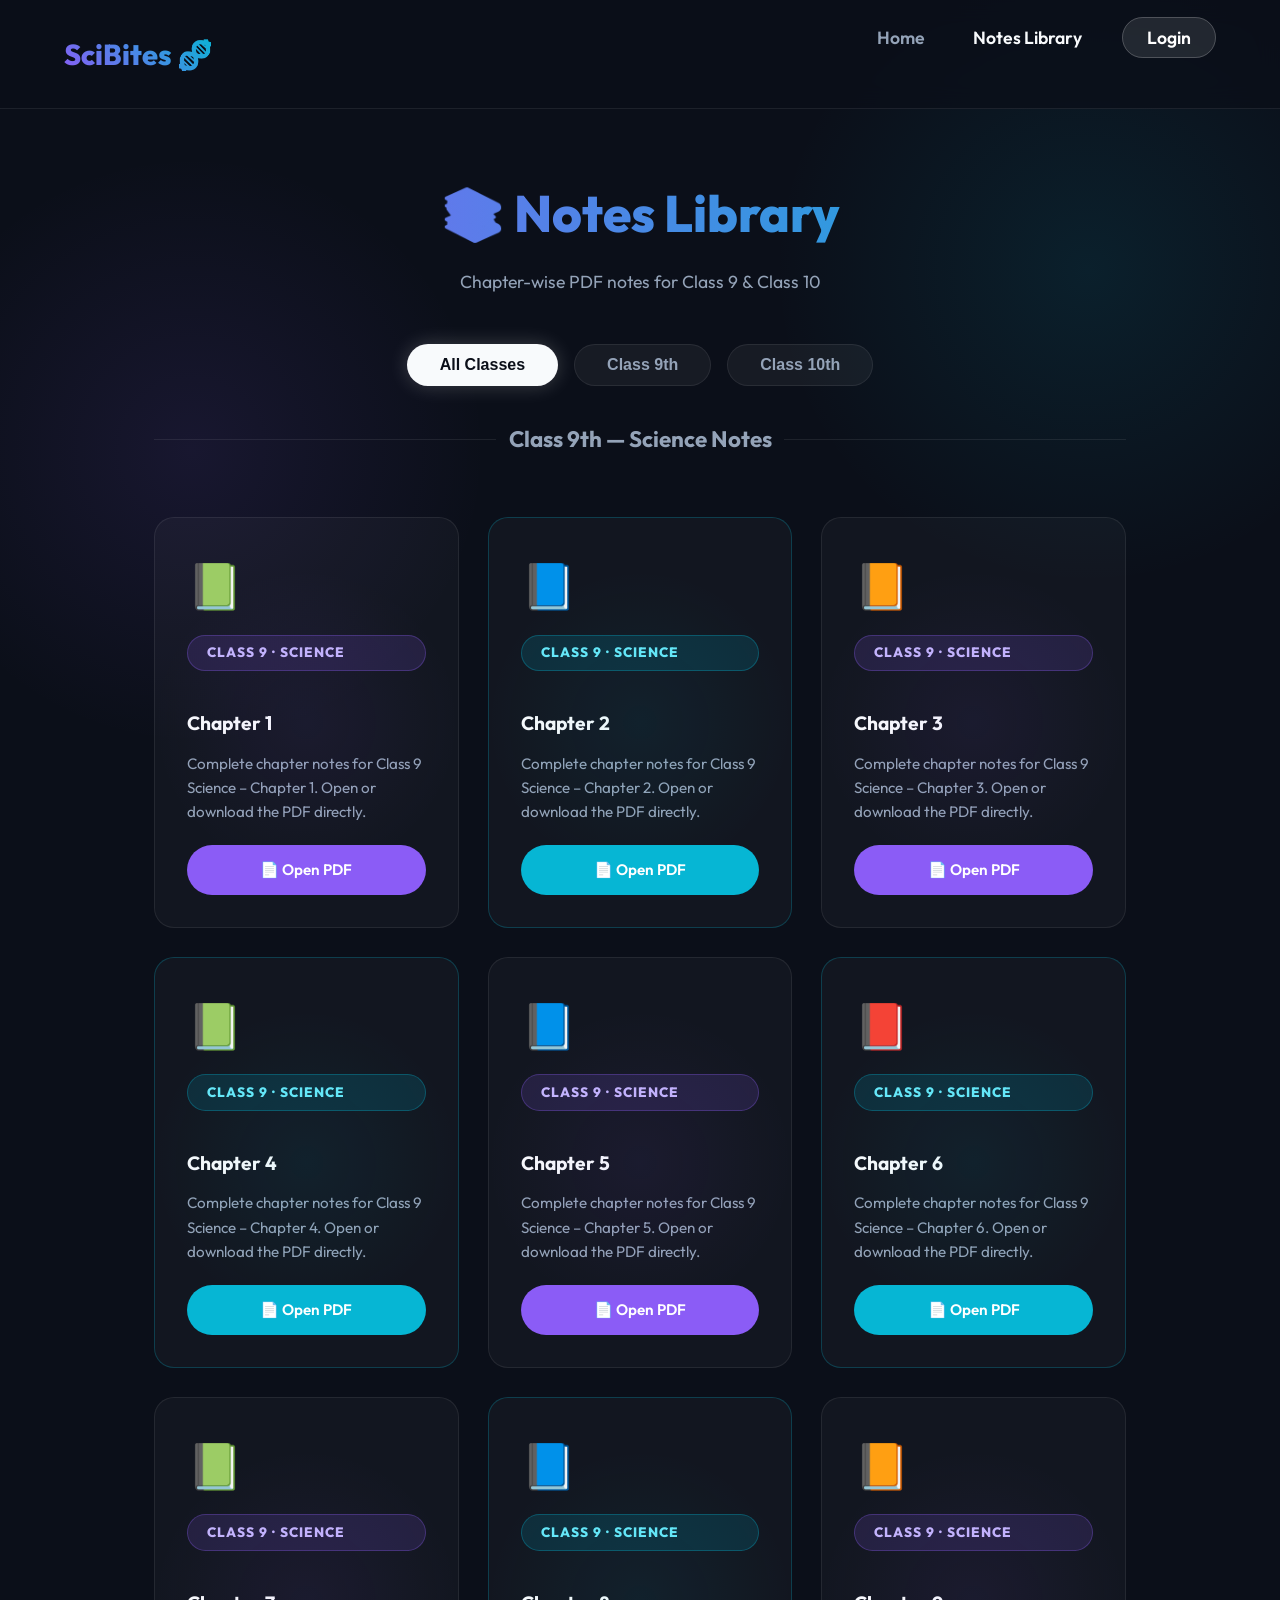
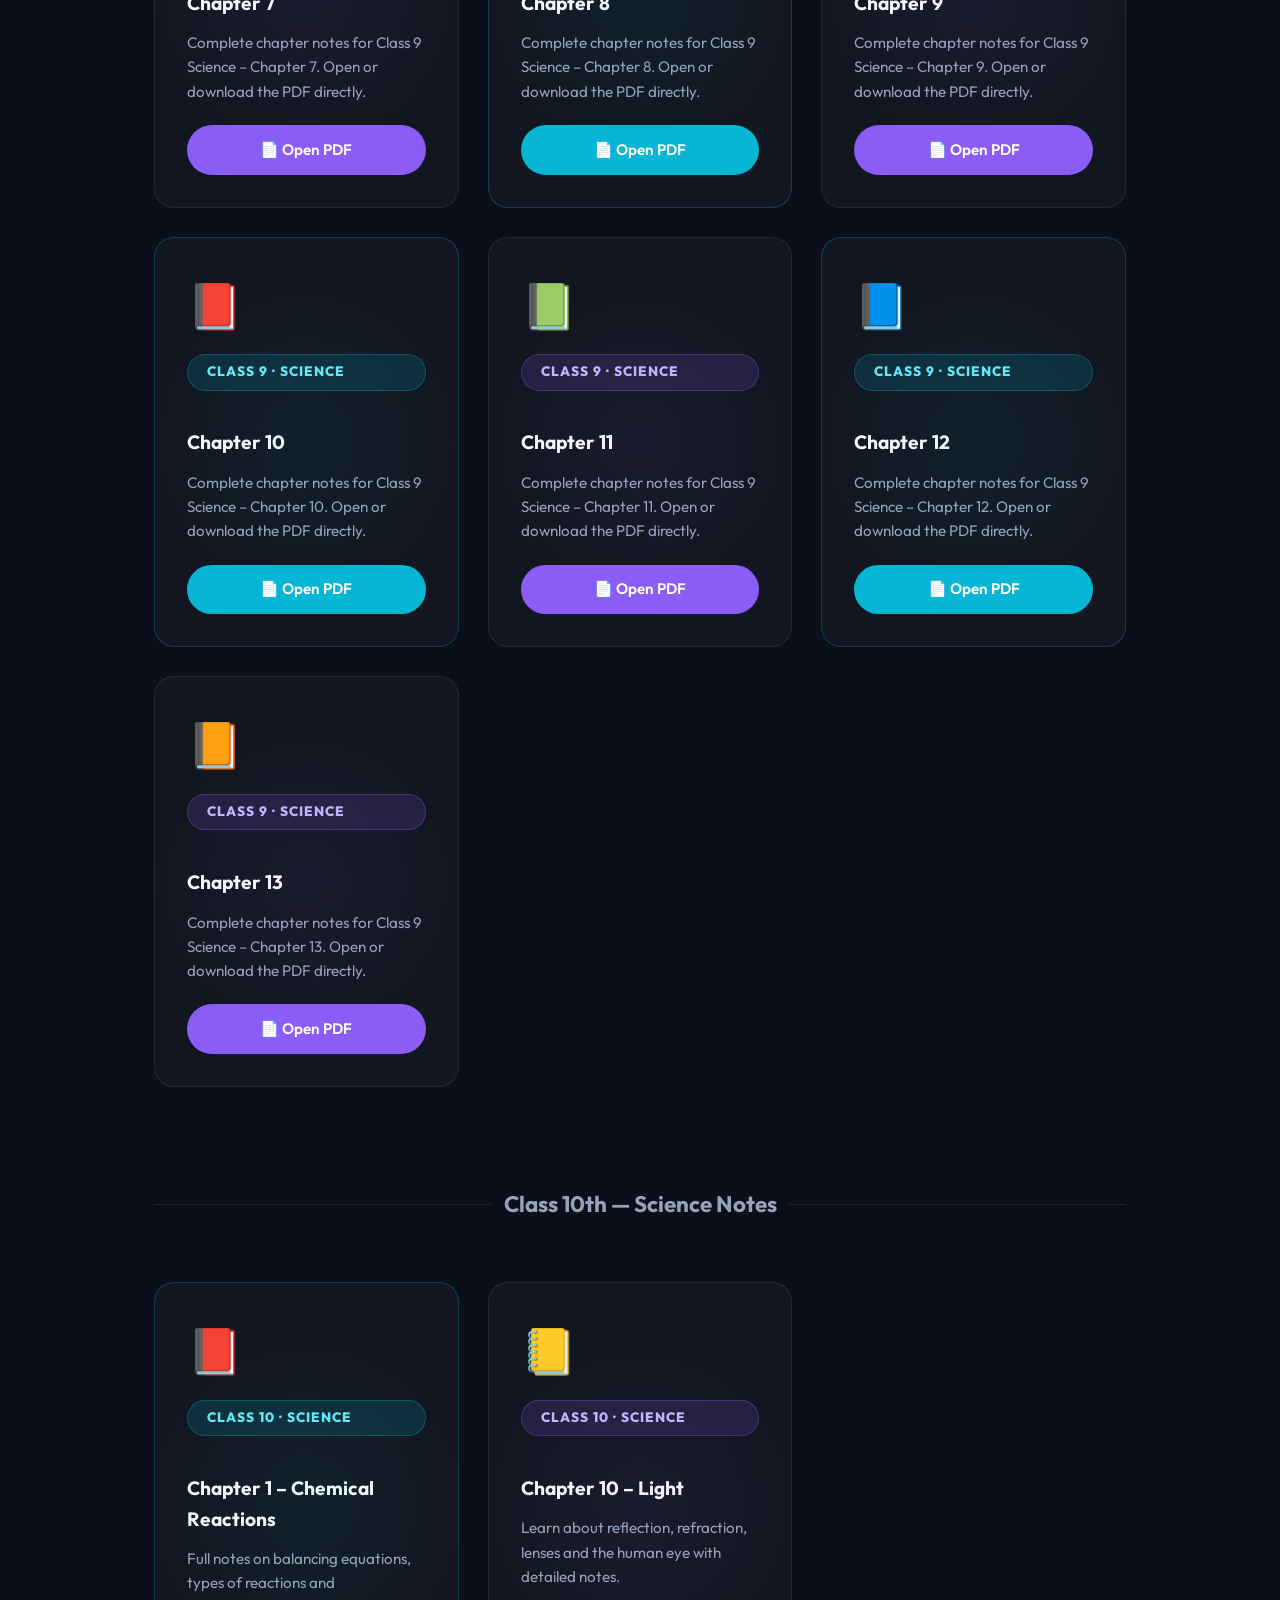
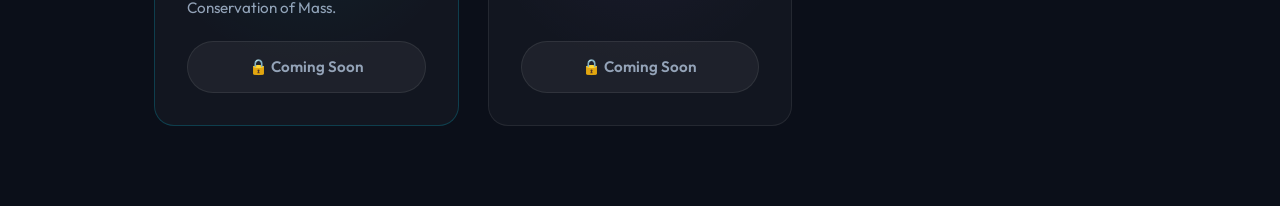
<file: scibites/notes.html>
<!DOCTYPE html>
<html lang="en">
<head>
    <meta charset="UTF-8">
    <meta name="viewport" content="width=device-width, initial-scale=1.0">
    <title>Notes Library | SciBites</title>
    <meta name="description" content="Download chapter-wise PDF notes for Class 9 and Class 10 Science.">
    <link rel="stylesheet" href="styles.css">
    <style>
        .notes-hero {
            text-align: center;
            padding: 4rem 5% 2rem;
        }
        .notes-hero h1 {
            font-size: clamp(2rem, 4vw, 3.5rem);
            font-weight: 800;
            background: linear-gradient(90deg, var(--accent-physics), var(--accent-chem));
            -webkit-background-clip: text;
            background-clip: text;
            -webkit-text-fill-color: transparent;
            margin-bottom: 0.8rem;
        }
        .notes-hero p {
            color: var(--text-secondary);
            font-size: 1.1rem;
        }
        .pdf-grid {
            display: grid;
            grid-template-columns: repeat(auto-fill, minmax(280px, 1fr));
            gap: 1.8rem;
            padding: 2rem 5% 5rem;
            max-width: 1100px;
            margin: 0 auto;
        }
        .pdf-card {
            background: var(--card-bg);
            border: 1px solid var(--card-border);
            border-radius: 20px;
            padding: 2rem;
            display: flex;
            flex-direction: column;
            gap: 0.8rem;
            transition: transform 0.3s ease, box-shadow 0.3s ease;
            position: relative;
            overflow: hidden;
        }
        .pdf-card::before {
            content: '';
            position: absolute;
            inset: 0;
            background: radial-gradient(circle at var(--mx,50%) var(--my,50%), rgba(139,92,246,0.07), transparent 60%);
            pointer-events: none;
        }
        .pdf-card:hover {
            transform: translateY(-6px);
            box-shadow: 0 15px 40px rgba(0,0,0,0.4);
        }
        .pdf-card.chem-card {
            border-color: rgba(6,182,212,0.25);
        }
        .pdf-card.chem-card::before {
            background: radial-gradient(circle at var(--mx,50%) var(--my,50%), rgba(6,182,212,0.07), transparent 60%);
        }
        .pdf-icon {
            font-size: 2.8rem;
        }
        .pdf-card h3 {
            font-size: 1.2rem;
            margin: 0;
            color: var(--text-primary);
        }
        .pdf-card p {
            font-size: 0.95rem;
            color: var(--text-secondary);
            margin: 0;
            flex: 1;
        }
        .pdf-open-btn {
            display: flex;
            align-items: center;
            justify-content: center;
            gap: 0.5rem;
            padding: 0.8rem 1.5rem;
            border-radius: 50px;
            background: var(--accent-physics);
            color: white;
            font-weight: 600;
            text-decoration: none;
            font-size: 0.95rem;
            transition: all 0.3s ease;
            margin-top: 0.5rem;
        }
        .pdf-open-btn:hover {
            box-shadow: 0 8px 20px rgba(139,92,246,0.4);
            transform: translateY(-2px);
        }
        .pdf-open-btn.chem { background: var(--accent-chem); }
        .pdf-open-btn.chem:hover { box-shadow: 0 8px 20px rgba(6,182,212,0.4); }
        .coming-soon-btn {
            display: flex;
            align-items: center;
            justify-content: center;
            padding: 0.8rem 1.5rem;
            border-radius: 50px;
            background: rgba(255,255,255,0.05);
            border: 1px solid var(--card-border);
            color: var(--text-secondary);
            font-size: 0.95rem;
            font-weight: 600;
            margin-top: 0.5rem;
            cursor: default;
        }
        .section-divider {
            text-align: center;
            padding: 1.5rem 5% 0.5rem;
            max-width: 1100px;
            margin: 0 auto;
        }
        .section-divider h2 {
            font-size: 1.4rem;
            font-weight: 700;
            color: var(--text-secondary);
            display: flex;
            align-items: center;
            gap: 0.8rem;
        }
        .section-divider h2::before, .section-divider h2::after {
            content: '';
            flex: 1;
            height: 1px;
            background: var(--card-border);
        }
    </style>
</head>
<body>
    <nav>
        <a href="index.html" class="logo">SciBites 🧬</a>
        <ul class="nav-links">
            <li><a href="index.html">Home</a></li>
            <li><a href="notes.html" class="active">Notes Library</a></li>
            <li><a href="login.html" class="login-btn-nav">Login</a></li>
        </ul>
    </nav>

    <div class="notes-hero animate-in">
        <h1>📚 Notes Library</h1>
        <p>Chapter-wise PDF notes for Class 9 & Class 10</p>
    </div>

    <!-- Filter Tabs -->
    <div class="filter-tabs" style="padding: 0 5%; margin-bottom: 1rem;">
        <button class="filter-btn active" data-filter="all">All Classes</button>
        <button class="filter-btn" data-filter="9">Class 9th</button>
        <button class="filter-btn" data-filter="10">Class 10th</button>
    </div>

    <!-- Class 9 Section -->
    <div class="section-divider" data-section="9">
        <h2>Class 9th — Science Notes</h2>
    </div>
    <div class="pdf-grid" id="notes-grid">
        <!-- Chapter 1 -->
        <div class="pdf-card" data-class="9">
            <div class="pdf-icon">📗</div>
            <span class="tag physics">Class 9 · Science</span>
            <h3>Chapter 1</h3>
            <p>Complete chapter notes for Class 9 Science – Chapter 1. Open or download the PDF directly.</p>
            <a href="Chapter 1.pdf" target="_blank" class="pdf-open-btn">📄 Open PDF</a>
        </div>

        <!-- Chapter 2 -->
        <div class="pdf-card chem-card" data-class="9">
            <div class="pdf-icon">📘</div>
            <span class="tag chem">Class 9 · Science</span>
            <h3>Chapter 2</h3>
            <p>Complete chapter notes for Class 9 Science – Chapter 2. Open or download the PDF directly.</p>
            <a href="Chapter 2.pdf" target="_blank" class="pdf-open-btn chem">📄 Open PDF</a>
        </div>

        <!-- Chapter 3 -->
        <div class="pdf-card" data-class="9">
            <div class="pdf-icon">📙</div>
            <span class="tag physics">Class 9 · Science</span>
            <h3>Chapter 3</h3>
            <p>Complete chapter notes for Class 9 Science – Chapter 3. Open or download the PDF directly.</p>
            <a href="Chapter 3.pdf" target="_blank" class="pdf-open-btn">📄 Open PDF</a>
        </div>

        <!-- Chapter 4 -->
        <div class="pdf-card chem-card" data-class="9">
            <div class="pdf-icon">📗</div>
            <span class="tag chem">Class 9 · Science</span>
            <h3>Chapter 4</h3>
            <p>Complete chapter notes for Class 9 Science – Chapter 4. Open or download the PDF directly.</p>
            <a href="Chapter 4.pdf" target="_blank" class="pdf-open-btn chem">📄 Open PDF</a>
        </div>

        <!-- Chapter 5 -->
        <div class="pdf-card" data-class="9">
            <div class="pdf-icon">📘</div>
            <span class="tag physics">Class 9 · Science</span>
            <h3>Chapter 5</h3>
            <p>Complete chapter notes for Class 9 Science – Chapter 5. Open or download the PDF directly.</p>
            <a href="Chapter 5.pdf" target="_blank" class="pdf-open-btn">📄 Open PDF</a>
        </div>

        <!-- Chapter 6 -->
        <div class="pdf-card chem-card" data-class="9">
            <div class="pdf-icon">📕</div>
            <span class="tag chem">Class 9 · Science</span>
            <h3>Chapter 6</h3>
            <p>Complete chapter notes for Class 9 Science – Chapter 6. Open or download the PDF directly.</p>
            <a href="Chapter 6.pdf" target="_blank" class="pdf-open-btn chem">📄 Open PDF</a>
        </div>

        <!-- Chapter 7 -->
        <div class="pdf-card" data-class="9">
            <div class="pdf-icon">📗</div>
            <span class="tag physics">Class 9 · Science</span>
            <h3>Chapter 7</h3>
            <p>Complete chapter notes for Class 9 Science – Chapter 7. Open or download the PDF directly.</p>
            <a href="Chapter 7.pdf" target="_blank" class="pdf-open-btn">📄 Open PDF</a>
        </div>

        <!-- Chapter 8 -->
        <div class="pdf-card chem-card" data-class="9">
            <div class="pdf-icon">📘</div>
            <span class="tag chem">Class 9 · Science</span>
            <h3>Chapter 8</h3>
            <p>Complete chapter notes for Class 9 Science – Chapter 8. Open or download the PDF directly.</p>
            <a href="Chapter 8.pdf" target="_blank" class="pdf-open-btn chem">📄 Open PDF</a>
        </div>

        <!-- Chapter 9 -->
        <div class="pdf-card" data-class="9">
            <div class="pdf-icon">📙</div>
            <span class="tag physics">Class 9 · Science</span>
            <h3>Chapter 9</h3>
            <p>Complete chapter notes for Class 9 Science – Chapter 9. Open or download the PDF directly.</p>
            <a href="Chapter 9.pdf" target="_blank" class="pdf-open-btn">📄 Open PDF</a>
        </div>

        <!-- Chapter 10 -->
        <div class="pdf-card chem-card" data-class="9">
            <div class="pdf-icon">📕</div>
            <span class="tag chem">Class 9 · Science</span>
            <h3>Chapter 10</h3>
            <p>Complete chapter notes for Class 9 Science – Chapter 10. Open or download the PDF directly.</p>
            <a href="Chapter 10.pdf" target="_blank" class="pdf-open-btn chem">📄 Open PDF</a>
        </div>

        <!-- Chapter 11 -->
        <div class="pdf-card" data-class="9">
            <div class="pdf-icon">📗</div>
            <span class="tag physics">Class 9 · Science</span>
            <h3>Chapter 11</h3>
            <p>Complete chapter notes for Class 9 Science – Chapter 11. Open or download the PDF directly.</p>
            <a href="Chapter 11.pdf" target="_blank" class="pdf-open-btn">📄 Open PDF</a>
        </div>

        <!-- Chapter 12 -->
        <div class="pdf-card chem-card" data-class="9">
            <div class="pdf-icon">📘</div>
            <span class="tag chem">Class 9 · Science</span>
            <h3>Chapter 12</h3>
            <p>Complete chapter notes for Class 9 Science – Chapter 12. Open or download the PDF directly.</p>
            <a href="Chapter 12.pdf" target="_blank" class="pdf-open-btn chem">📄 Open PDF</a>
        </div>

        <!-- Chapter 13 -->
        <div class="pdf-card" data-class="9">
            <div class="pdf-icon">📙</div>
            <span class="tag physics">Class 9 · Science</span>
            <h3>Chapter 13</h3>
            <p>Complete chapter notes for Class 9 Science – Chapter 13. Open or download the PDF directly.</p>
            <a href="Chapter 13.pdf" target="_blank" class="pdf-open-btn">📄 Open PDF</a>
        </div>
    </div>

    <!-- Class 10 Section -->
    <div class="section-divider" data-section="10">
        <h2>Class 10th — Science Notes</h2>
    </div>
    <div class="pdf-grid">
        <!-- Class 10 Coming Soon -->
        <div class="pdf-card chem-card" data-class="10">
            <div class="pdf-icon">📕</div>
            <span class="tag chem">Class 10 · Science</span>
            <h3>Chapter 1 – Chemical Reactions</h3>
            <p>Full notes on balancing equations, types of reactions and Conservation of Mass.</p>
            <div class="coming-soon-btn">🔒 Coming Soon</div>
        </div>

        <div class="pdf-card" data-class="10">
            <div class="pdf-icon">📒</div>
            <span class="tag physics">Class 10 · Science</span>
            <h3>Chapter 10 – Light</h3>
            <p>Learn about reflection, refraction, lenses and the human eye with detailed notes.</p>
            <div class="coming-soon-btn">🔒 Coming Soon</div>
        </div>
    </div>

    <script>
        // Read URL param to auto-filter class
        const params = new URLSearchParams(window.location.search);
        const classParam = params.get('class');

        const filterBtns = document.querySelectorAll('.filter-btn');
        const allCards = document.querySelectorAll('.pdf-card');
        const sectionDividers = document.querySelectorAll('.section-divider');

        function applyFilter(val) {
            filterBtns.forEach(b => b.classList.toggle('active', b.dataset.filter === val));

            allCards.forEach(card => {
                const show = val === 'all' || card.dataset.class === val;
                card.closest('.pdf-grid') && (card.style.display = show ? 'flex' : 'none');
                card.style.display = show ? 'flex' : 'none';
            });

            sectionDividers.forEach(div => {
                const show = val === 'all' || div.dataset.section === val;
                div.style.display = show ? 'block' : 'none';
            });

            // Hide empty grids
            document.querySelectorAll('.pdf-grid').forEach(grid => {
                const visible = [...grid.querySelectorAll('.pdf-card')].some(c => c.style.display !== 'none');
                grid.style.display = visible ? 'grid' : 'none';
            });
        }

        filterBtns.forEach(btn => btn.addEventListener('click', () => applyFilter(btn.dataset.filter)));

        if (classParam === '9' || classParam === '10') {
            applyFilter(classParam);
        } else {
            applyFilter('all');
        }

        // Hover spotlight on cards
        document.querySelectorAll('.pdf-card').forEach(card => {
            card.addEventListener('mousemove', e => {
                const r = card.getBoundingClientRect();
                card.style.setProperty('--mx', `${e.clientX - r.left}px`);
                card.style.setProperty('--my', `${e.clientY - r.top}px`);
            });
        });
    </script>

    <script src="script.js"></script>
</body>
</html>
</file>
<file: styles.css>
@import url('https://fonts.googleapis.com/css2?family=Outfit:wght@300;400;600;800&display=swap');

:root {
  --bg-color: #0b0f19;
  --text-primary: #f8fafc;
  --text-secondary: #94a3b8;
  --accent-physics: #8b5cf6;
  --accent-chem: #06b6d4;
  --card-bg: rgba(255, 255, 255, 0.03);
  --card-border: rgba(255, 255, 255, 0.08);
}

* {
  box-sizing: border-box;
  margin: 0;
  padding: 0;
}

body {
  font-family: 'Outfit', sans-serif;
  background-color: var(--bg-color);
  color: var(--text-primary);
  line-height: 1.6;
  overflow-x: hidden;
  background-image: 
    radial-gradient(circle at 15% 50%, rgba(139, 92, 246, 0.1), transparent 25%),
    radial-gradient(circle at 85% 30%, rgba(6, 182, 212, 0.1), transparent 25%);
  background-attachment: fixed;
}

/* Navbar */
nav {
  display: flex;
  justify-content: space-between;
  align-items: center;
  padding: 1.5rem 5%;
  background: rgba(11, 15, 25, 0.7);
  backdrop-filter: blur(12px);
  position: sticky;
  top: 0;
  z-index: 100;
  border-bottom: 1px solid var(--card-border);
}

.logo {
  font-size: 1.8rem;
  font-weight: 800;
  background: linear-gradient(45deg, var(--accent-physics), var(--accent-chem));
  -webkit-background-clip: text;
  background-clip: text;
  -webkit-text-fill-color: transparent;
  text-decoration: none;
}

.nav-links {
  list-style: none;
  display: flex;
  gap: 2rem;
  align-items: center;
}

.nav-links a {
  color: var(--text-secondary);
  text-decoration: none;
  font-weight: 600;
  transition: color 0.3s ease;
  padding: 0.5rem;
}

.nav-links a:hover, .nav-links a.active {
  color: var(--text-primary);
}

.login-btn-nav {
  background: rgba(255, 255, 255, 0.1);
  padding: 0.5rem 1.5rem !important;
  border-radius: 50px;
  border: 1px solid rgba(255, 255, 255, 0.2);
  color: white !important;
}
.login-btn-nav:hover {
  background: var(--accent-physics);
  border-color: var(--accent-physics);
  box-shadow: 0 0 15px rgba(139, 92, 246, 0.4);
}

/* Hero Section */
.hero {
  text-align: center;
  padding: 6rem 5% 4rem;
  position: relative;
}

.hero h1 {
  font-size: clamp(2.5rem, 5vw, 4.5rem);
  margin-bottom: 1.5rem;
  line-height: 1.1;
  font-weight: 800;
}

.hero p {
  font-size: 1.2rem;
  color: var(--text-secondary);
  max-width: 600px;
  margin: 0 auto;
}

/* Filter Tabs */
.filter-tabs {
  display: flex;
  justify-content: center;
  gap: 1rem;
  margin-bottom: 3rem;
  flex-wrap: wrap;
}
.filter-btn {
  background: rgba(255, 255, 255, 0.05);
  border: 1px solid var(--card-border);
  color: var(--text-secondary);
  padding: 0.7rem 2rem;
  border-radius: 50px;
  cursor: pointer;
  font-weight: 600;
  transition: all 0.3s ease;
  font-size: 1rem;
}
.filter-btn:hover, .filter-btn.active {
  background: #f8fafc;
  color: #0b0f19;
  box-shadow: 0 0 20px rgba(255, 255, 255, 0.2);
}

/* Cards / Content */
.container {
  padding: 2rem 5% 5rem;
  max-width: 1000px;
  margin: 0 auto;
}

.lesson-wrapper {
  background: var(--card-bg);
  border: 1px solid var(--card-border);
  border-radius: 24px;
  padding: 3rem;
  margin-bottom: 3rem;
  position: relative;
  overflow: hidden;
  box-shadow: 0 10px 40px rgba(0,0,0,0.3);
  transition: transform 0.3s cubic-bezier(0.4, 0, 0.2, 1);
}

.lesson-wrapper::before {
  content: "";
  position: absolute;
  top: 0;
  left: 0;
  width: 100%;
  height: 100%;
  background: radial-gradient(
    800px circle at var(--mouse-x, 0) var(--mouse-y, 0),
    rgba(255, 255, 255, 0.04),
    transparent 40%
  );
  z-index: 0;
  pointer-events: none;
}

.lesson-wrapper > * {
  position: relative;
  z-index: 1;
}

.lesson-wrapper:hover {
  transform: translateY(-8px);
}

.lesson-wrapper.chem {
    border-color: rgba(6,182,212,0.3);
}

.tag {
  display: inline-block;
  padding: 0.4rem 1.2rem;
  border-radius: 50px;
  font-size: 0.85rem;
  font-weight: 800;
  text-transform: uppercase;
  letter-spacing: 1px;
  margin-bottom: 1.5rem;
}

.tag.physics { background: rgba(139, 92, 246, 0.15); color: #c4b5fd; border: 1px solid rgba(139, 92, 246, 0.3); }
.tag.chem { background: rgba(6, 182, 212, 0.15); color: #67e8f9; border: 1px solid rgba(6, 182, 212, 0.3); }

h2 { font-size: 2.5rem; margin-bottom: 1.5rem; color: var(--text-primary); line-height: 1.2;}
h3 { font-size: 1.6rem; margin: 2rem 0 1rem; color: #e2e8f0; }
p { margin-bottom: 1rem; font-size: 1.1rem; }

.analogy-box {
  background: rgba(255, 255, 255, 0.03);
  border-left: 4px solid var(--accent-physics);
  padding: 1.5rem 2rem;
  border-radius: 0 16px 16px 0;
  margin: 2rem 0;
  font-size: 1.15rem;
  color: #e2e8f0;
}

.chem .analogy-box, .chem-page .analogy-box {
  border-left-color: var(--accent-chem);
}

/* AI Character Video Box */
.ai-video-box {
  background: #050810;
  border-radius: 16px;
  width: 100%;
  height: 350px;
  margin: 2.5rem 0;
  position: relative;
  overflow: hidden;
  display: flex;
  justify-content: center;
  align-items: center;
  border: 1px solid var(--card-border);
  box-shadow: 0 10px 30px rgba(0,0,0,0.5);
}
.ai-avatar {
  width: 90px;
  height: 90px;
  background: linear-gradient(135deg, var(--accent-physics), var(--accent-chem));
  border-radius: 50%;
  display: flex;
  justify-content: center;
  align-items: center;
  font-size: 3rem;
  animation: float 3s ease-in-out infinite;
  box-shadow: 0 0 40px rgba(139, 92, 246, 0.5);
  z-index: 2;
  border: 3px solid rgba(255,255,255,0.2);
}
@keyframes float {
  0% { transform: translateY(0px) scale(1); }
  50% { transform: translateY(-15px) scale(1.05); }
  100% { transform: translateY(0px) scale(1); }
}
.play-btn-overlay {
  position: absolute;
  background: rgba(11, 15, 25, 0.6);
  backdrop-filter: blur(4px);
  width: 100%;
  height: 100%;
  display: flex;
  flex-direction: column;
  justify-content: center;
  align-items: center;
  z-index: 5;
  cursor: pointer;
  transition: all 0.3s ease;
}
.play-btn-overlay:hover {
  background: rgba(11, 15, 25, 0.4);
}
.play-icon {
  font-size: 5rem;
  margin-bottom: 1rem;
  transition: transform 0.3s ease;
  filter: drop-shadow(0 0 10px rgba(255,255,255,0.5));
}
.play-btn-overlay:hover .play-icon {
  transform: scale(1.1);
}
.ai-video-grid {
  position: absolute;
  width: 100%;
  height: 100%;
  background-image: linear-gradient(rgba(255,255,255,0.05) 1px, transparent 1px),
  linear-gradient(90deg, rgba(255,255,255,0.05) 1px, transparent 1px);
  background-size: 30px 30px;
  z-index: 1;
  opacity: 0.8;
}

.button {
  display: inline-block;
  padding: 0.9rem 2.2rem;
  border-radius: 50px;
  background: var(--accent-physics);
  color: white;
  text-decoration: none;
  font-weight: 600;
  transition: all 0.3s ease;
  border: none;
  cursor: pointer;
  font-size: 1.05rem;
}
.button.chem-btn { background: var(--accent-chem); }

.button:hover {
  transform: translateY(-3px);
  box-shadow: 0 10px 25px rgba(139, 92, 246, 0.4);
}
.button.chem-btn:hover {
  box-shadow: 0 10px 25px rgba(6, 182, 212, 0.4);
}

code {
  background: rgba(255,255,255,0.1);
  padding: 0.2rem 0.5rem;
  border-radius: 6px;
  font-family: monospace;
  color: var(--accent-chem);
}

ul {
  padding-left: 1.5rem;
  margin-bottom: 1.5rem;
}
li { margin-bottom: 0.5rem; font-size: 1.1rem; }

table {
  width: 100%;
  border-collapse: collapse;
  margin: 2rem 0;
}

th, td {
  padding: 1rem;
  border-bottom: 1px solid var(--card-border);
  text-align: center;
}

th {
  background: rgba(255,255,255,0.02);
  color: var(--text-secondary);
  font-weight: 600;
}

/* Login Page Styles */
.login-container {
  display: flex;
  justify-content: center;
  align-items: center;
  min-height: 80vh;
  padding: 2rem;
}
.login-card {
  background: var(--card-bg);
  border: 1px solid var(--card-border);
  padding: 3rem;
  border-radius: 24px;
  width: 100%;
  max-width: 450px;
  box-shadow: 0 10px 40px rgba(0,0,0,0.3);
  backdrop-filter: blur(10px);
}
.login-card h2 {
  text-align: center;
  margin-bottom: 2rem;
}
.input-group {
  margin-bottom: 1.5rem;
  flex-direction: column;
}
.input-group label {
  display: block;
  margin-bottom: 0.5rem;
  font-weight: 600;
  color: var(--text-secondary);
}
.input-group input, .input-group select {
  width: 100%;
  padding: 1rem;
  border-radius: 12px;
  background: rgba(0, 0, 0, 0.2);
  border: 1px solid var(--card-border);
  color: white;
  font-family: inherit;
  font-size: 1rem;
  transition: border-color 0.3s ease;
}
.input-group select option {
  background: var(--bg-color);
  color: white;
}
.input-group input:focus, .input-group select:focus {
  outline: none;
  border-color: var(--accent-physics);
}

/* Animations */
@keyframes fadeIn {
  from { opacity: 0; transform: translateY(30px); }
  to { opacity: 1; transform: translateY(0); }
}

.animate-in {
  animation: fadeIn 0.8s cubic-bezier(0.4, 0, 0.2, 1) forwards;
}

/* AI Video Player Layout components */
.ai-video-player {
  width: 100%;
  height: 100%;
  border-radius: 16px;
  display: flex;
  flex-direction: column;
  justify-content: flex-end;
  align-items: center;
  position: relative;
  overflow: hidden;
  box-shadow: inset 0 0 50px rgba(0,0,0,0.8);
  padding-bottom: 2rem;
}

.ai-video-bg {
  position: absolute;
  top: 0;
  left: 0;
  width: 100%;
  height: 100%;
  object-fit: cover;
  z-index: 0;
}
.byjus-ken-burns {
  animation: kenBurns 20s ease-out infinite alternate;
}
@keyframes kenBurns {
  0% { transform: scale(1) translate(0, 0); }
  100% { transform: scale(1.15) translate(-2%, 2%); }
}

.ai-video-overlay-gradient {
  position: absolute;
  top: 0;
  left: 0;
  width: 100%;
  height: 100%;
  background: linear-gradient(to top, rgba(0,0,0,0.9) 0%, rgba(0,0,0,0.1) 50%, rgba(0,0,0,0.4) 100%);
  z-index: 1;
}

.byjus-teacher-container {
  position: absolute;
  bottom: 0px;
  right: 5%;
  width: 250px;
  height: 250px;
  z-index: 2;
  display: flex;
  align-items: flex-end;
}
.ai-video-teacher-img {
  width: 100%;
  height: auto;
  object-fit: contain;
  filter: drop-shadow(0 0 20px rgba(255,255,255,0.2));
  transform-origin: bottom center;
}

.ai-talking-image {
  animation: talk-nod 0.5s infinite alternate;
}

@keyframes talk-nod {
  0% { transform: scale(1) rotate(0deg); }
  100% { transform: scale(1.02) rotate(2deg); }
}

.ai-subtitles-container.byjus-subs {
  width: 85%;
  background: rgba(0,0,0,0.6);
  border: 1px solid rgba(255,255,255,0.1);
  backdrop-filter: blur(8px);
  border-radius: 16px;
  padding: 1.5rem 0;
  margin-right: 150px; /* Make space for teacher */
  min-height: 90px;
  display: flex;
  justify-content: center;
  align-items: center;
  position: relative;
  z-index: 3;
  margin-bottom: 1rem;
}
.ai-progress-bar {
  position: absolute;
  bottom: 0;
  left: 0;
  width: 100%;
  height: 6px;
  background: rgba(255,255,255,0.1);
  z-index: 4;
}
.ai-progress-fill {
  height: 100%;
  width: 0%;
  background: linear-gradient(90deg, var(--accent-physics), var(--accent-chem));
}

/* ── Footer ── */
.site-footer {
  margin-top: 4rem;
  background: rgba(11, 15, 25, 0.85);
  backdrop-filter: blur(16px);
  border-top: 1px solid var(--card-border);
  position: relative;
  overflow: hidden;
}

/* subtle purple-cyan glow blobs in the footer background */
.site-footer::before {
  content: "";
  position: absolute;
  width: 350px;
  height: 350px;
  border-radius: 50%;
  background: radial-gradient(circle, rgba(139, 92, 246, 0.12), transparent 70%);
  top: -100px;
  left: -80px;
  pointer-events: none;
}

.site-footer::after {
  content: "";
  position: absolute;
  width: 300px;
  height: 300px;
  border-radius: 50%;
  background: radial-gradient(circle, rgba(6, 182, 212, 0.1), transparent 70%);
  bottom: -80px;
  right: -60px;
  pointer-events: none;
}

.footer-container {
  max-width: 1100px;
  margin: 0 auto;
  padding: 4rem 5% 2rem;
  display: grid;
  grid-template-columns: 2fr 1fr 1fr;
  gap: 3rem;
  position: relative;
  z-index: 1;
}

/* Brand column */
.footer-brand {
  display: flex;
  flex-direction: column;
  gap: 0.9rem;
}

.footer-logo {
  font-size: 1.8rem;
  font-weight: 800;
  background: linear-gradient(90deg, var(--accent-physics), var(--accent-chem));
  -webkit-background-clip: text;
  background-clip: text;
  -webkit-text-fill-color: transparent;
  width: fit-content;
}

.footer-tagline {
  font-size: 0.95rem;
  color: var(--text-secondary);
  line-height: 1.65;
  max-width: 280px;
  margin: 0;
}

.footer-copy {
  font-size: 0.82rem;
  color: rgba(148, 163, 184, 0.6);
  margin: 0;
  margin-top: auto;
}

/* Link columns */
.footer-col {
  display: flex;
  flex-direction: column;
  gap: 1rem;
}

.footer-heading {
  font-size: 0.78rem;
  font-weight: 700;
  letter-spacing: 1.5px;
  text-transform: uppercase;
  color: var(--text-secondary);
  margin-bottom: 0.3rem;
}

.footer-links {
  list-style: none;
  padding: 0;
  margin: 0;
  display: flex;
  flex-direction: column;
  gap: 0.65rem;
}

.footer-links li a {
  color: var(--text-secondary);
  text-decoration: none;
  font-size: 0.95rem;
  font-weight: 500;
  padding: 0.35rem 0;
  display: inline-block;
  position: relative;
  transition: color 0.25s ease;
}

/* animated underline effect on hover */
.footer-links li a::after {
  content: "";
  position: absolute;
  bottom: 0;
  left: 0;
  width: 0%;
  height: 1px;
  background: linear-gradient(90deg, var(--accent-physics), var(--accent-chem));
  transition: width 0.3s ease;
}

.footer-links li a:hover {
  color: var(--text-primary);
}

.footer-links li a:hover::after {
  width: 100%;
}

/* Bottom bar */
.footer-bottom {
  border-top: 1px solid var(--card-border);
  padding: 1.2rem 5%;
  text-align: center;
  position: relative;
  z-index: 1;
}

.footer-bottom p {
  font-size: 0.88rem;
  color: rgba(148, 163, 184, 0.55);
  margin: 0;
}

/* Responsive footer */
@media (max-width: 768px) {
  .footer-container {
    grid-template-columns: 1fr;
    gap: 2rem;
  }

  .footer-tagline {
    max-width: 100%;
  }
}

/* User Profile Icon */
.user-profile {
  display: flex;
  align-items: center;
  gap: 0.8rem;
  background: rgba(139, 92, 246, 0.15);
  padding: 0.4rem 1rem;
  border-radius: 50px;
  border: 1px solid rgba(139, 92, 246, 0.3);
  cursor: pointer;
  transition: all 0.3s ease;
}

.user-profile:hover {
  background: rgba(139, 92, 246, 0.25);
  border-color: var(--accent-physics);
}

.user-icon {
  font-size: 1.2rem;
}

.user-name {
  font-size: 0.9rem;
  font-weight: 700;
  color: var(--text-primary);
}

/* Enhanced Toast Notification */
.toast {
  position: fixed;
  top: 2rem;
  right: 2rem;
  background: linear-gradient(135deg, rgba(11, 15, 25, 0.95), rgba(30, 41, 59, 0.95));
  backdrop-filter: blur(16px);
  border: 1px solid rgba(6, 182, 212, 0.5);
  padding: 1.2rem 2.5rem;
  border-radius: 20px;
  color: white;
  z-index: 1000;
  display: flex;
  align-items: center;
  gap: 1.2rem;
  box-shadow: 
    0 20px 50px rgba(0,0,0,0.6),
    0 0 20px rgba(6, 182, 212, 0.2);
  transform: translateX(140%) scale(0.9);
  transition: all 0.6s cubic-bezier(0.68, -0.55, 0.265, 1.55);
  overflow: hidden;
}

.toast::before {
  content: "";
  position: absolute;
  top: 0;
  left: 0;
  width: 100%;
  height: 4px;
  background: linear-gradient(90deg, var(--accent-physics), var(--accent-chem));
  animation: toastProgress 3s linear forwards;
}

@keyframes toastProgress {
  from { width: 0%; }
  to { width: 100%; }
}

.toast.show {
  transform: translateX(0) scale(1);
}

.toast-icon {
  font-size: 1.8rem;
  background: rgba(6, 182, 212, 0.15);
  width: 45px;
  height: 45px;
  display: flex;
  align-items: center;
  justify-content: center;
  border-radius: 12px;
  color: var(--accent-chem);
  filter: drop-shadow(0 0 10px rgba(6, 182, 212, 0.4));
}

.toast-message {
  font-weight: 700;
  font-size: 1.05rem;
  letter-spacing: 0.3px;
  background: linear-gradient(90deg, #fff, #cbd5e1);
  -webkit-background-clip: text;
  background-clip: text;
  -webkit-text-fill-color: transparent;
}

/* Custom Modal Styles */
.modal-overlay {
  position: fixed;
  top: 0;
  left: 0;
  width: 100%;
  height: 100%;
  background: rgba(0, 0, 0, 0.85);
  backdrop-filter: blur(12px);
  display: flex;
  justify-content: center;
  align-items: center;
  z-index: 2000;
  opacity: 0;
  pointer-events: none;
  transition: all 0.4s ease;
}

.modal-overlay.show {
  opacity: 1;
  pointer-events: auto;
}

.modal-card {
  background: linear-gradient(135deg, #0f172a, #1e293b);
  border: 1px solid rgba(255, 255, 255, 0.1);
  padding: 3rem;
  border-radius: 32px;
  max-width: 420px;
  width: 90%;
  text-align: center;
  box-shadow: 0 40px 100px rgba(0,0,0,0.7);
  transform: scale(0.8) translateY(20px);
  transition: all 0.5s cubic-bezier(0.68, -0.6, 0.32, 1.6);
}

.modal-overlay.show .modal-card {
  transform: scale(1) translateY(0);
}

.modal-icon {
  font-size: 3.5rem;
  margin-bottom: 1.5rem;
  display: inline-block;
  animation: pulseLogout 2s infinite;
}

@keyframes pulseLogout {
  0% { transform: scale(1); }
  50% { transform: scale(1.1); filter: drop-shadow(0 0 10px rgba(139,92,246,0.5)); }
  100% { transform: scale(1); }
}

.modal-card h3 {
  font-size: 2rem;
  font-weight: 800;
  margin-bottom: 1rem;
  color: white;
}

.modal-card p {
  color: var(--text-secondary);
  font-size: 1.1rem;
  margin-bottom: 2.5rem;
}

.modal-btns {
  display: flex;
  gap: 1.2rem;
  justify-content: center;
}

.modal-btn {
  padding: 1rem 2.2rem;
  border-radius: 50px;
  font-weight: 700;
  cursor: pointer;
  transition: all 0.3s cubic-bezier(0.4, 0, 0.2, 1);
  border: none;
  font-size: 1rem;
  flex: 1;
}

.modal-btn-confirm {
  background: var(--accent-physics);
  color: white;
  box-shadow: 0 10px 20px rgba(139, 92, 246, 0.3);
}

.modal-btn-confirm:hover {
  transform: translateY(-3px);
  box-shadow: 0 15px 30px rgba(139, 92, 246, 0.5);
}

.modal-btn-cancel {
  background: rgba(255, 255, 255, 0.05);
  color: white;
  border: 1px solid var(--card-border);
}

.modal-btn-cancel:hover {
  background: rgba(255, 255, 255, 0.1);
  transform: translateY(-2px);
}
</file>
<file: scibites/styles.css>
@import url('https://fonts.googleapis.com/css2?family=Outfit:wght@300;400;600;800&display=swap');

:root {
  --bg-color: #0b0f19;
  --text-primary: #f8fafc;
  --text-secondary: #94a3b8;
  --accent-physics: #8b5cf6;
  --accent-chem: #06b6d4;
  --card-bg: rgba(255, 255, 255, 0.03);
  --card-border: rgba(255, 255, 255, 0.08);
}

* {
  box-sizing: border-box;
  margin: 0;
  padding: 0;
}

body {
  font-family: 'Outfit', sans-serif;
  background-color: var(--bg-color);
  color: var(--text-primary);
  line-height: 1.6;
  overflow-x: hidden;
  background-image: 
    radial-gradient(circle at 15% 50%, rgba(139, 92, 246, 0.1), transparent 25%),
    radial-gradient(circle at 85% 30%, rgba(6, 182, 212, 0.1), transparent 25%);
  background-attachment: fixed;
}

/* Navbar */
nav {
  display: flex;
  justify-content: space-between;
  align-items: center;
  padding: 1.5rem 5%;
  background: rgba(11, 15, 25, 0.7);
  backdrop-filter: blur(12px);
  position: sticky;
  top: 0;
  z-index: 100;
  border-bottom: 1px solid var(--card-border);
}

.logo {
  font-size: 1.8rem;
  font-weight: 800;
  background: linear-gradient(45deg, var(--accent-physics), var(--accent-chem));
  -webkit-background-clip: text;
  background-clip: text;
  -webkit-text-fill-color: transparent;
  text-decoration: none;
}

.nav-links {
  list-style: none;
  display: flex;
  gap: 2rem;
  align-items: center;
}

.nav-links a {
  color: var(--text-secondary);
  text-decoration: none;
  font-weight: 600;
  transition: color 0.3s ease;
  padding: 0.5rem;
}

.nav-links a:hover, .nav-links a.active {
  color: var(--text-primary);
}

.login-btn-nav {
  background: rgba(255, 255, 255, 0.1);
  padding: 0.5rem 1.5rem !important;
  border-radius: 50px;
  border: 1px solid rgba(255, 255, 255, 0.2);
  color: white !important;
}
.login-btn-nav:hover {
  background: var(--accent-physics);
  border-color: var(--accent-physics);
  box-shadow: 0 0 15px rgba(139, 92, 246, 0.4);
}

/* Hero Section */
.hero {
  text-align: center;
  padding: 6rem 5% 4rem;
  position: relative;
}

.hero h1 {
  font-size: clamp(2.5rem, 5vw, 4.5rem);
  margin-bottom: 1.5rem;
  line-height: 1.1;
  font-weight: 800;
}

.hero p {
  font-size: 1.2rem;
  color: var(--text-secondary);
  max-width: 600px;
  margin: 0 auto;
}

/* Filter Tabs */
.filter-tabs {
  display: flex;
  justify-content: center;
  gap: 1rem;
  margin-bottom: 3rem;
  flex-wrap: wrap;
}
.filter-btn {
  background: rgba(255, 255, 255, 0.05);
  border: 1px solid var(--card-border);
  color: var(--text-secondary);
  padding: 0.7rem 2rem;
  border-radius: 50px;
  cursor: pointer;
  font-weight: 600;
  transition: all 0.3s ease;
  font-size: 1rem;
}
.filter-btn:hover, .filter-btn.active {
  background: #f8fafc;
  color: #0b0f19;
  box-shadow: 0 0 20px rgba(255, 255, 255, 0.2);
}

/* Cards / Content */
.container {
  padding: 2rem 5% 5rem;
  max-width: 1000px;
  margin: 0 auto;
}

.lesson-wrapper {
  background: var(--card-bg);
  border: 1px solid var(--card-border);
  border-radius: 24px;
  padding: 3rem;
  margin-bottom: 3rem;
  position: relative;
  overflow: hidden;
  box-shadow: 0 10px 40px rgba(0,0,0,0.3);
  transition: transform 0.3s cubic-bezier(0.4, 0, 0.2, 1);
}

.lesson-wrapper::before {
  content: "";
  position: absolute;
  top: 0;
  left: 0;
  width: 100%;
  height: 100%;
  background: radial-gradient(
    800px circle at var(--mouse-x, 0) var(--mouse-y, 0),
    rgba(255, 255, 255, 0.04),
    transparent 40%
  );
  z-index: 0;
  pointer-events: none;
}

.lesson-wrapper > * {
  position: relative;
  z-index: 1;
}

.lesson-wrapper:hover {
  transform: translateY(-8px);
}

.lesson-wrapper.chem {
    border-color: rgba(6,182,212,0.3);
}

.tag {
  display: inline-block;
  padding: 0.4rem 1.2rem;
  border-radius: 50px;
  font-size: 0.85rem;
  font-weight: 800;
  text-transform: uppercase;
  letter-spacing: 1px;
  margin-bottom: 1.5rem;
}

.tag.physics { background: rgba(139, 92, 246, 0.15); color: #c4b5fd; border: 1px solid rgba(139, 92, 246, 0.3); }
.tag.chem { background: rgba(6, 182, 212, 0.15); color: #67e8f9; border: 1px solid rgba(6, 182, 212, 0.3); }

h2 { font-size: 2.5rem; margin-bottom: 1.5rem; color: var(--text-primary); line-height: 1.2;}
h3 { font-size: 1.6rem; margin: 2rem 0 1rem; color: #e2e8f0; }
p { margin-bottom: 1rem; font-size: 1.1rem; }

.analogy-box {
  background: rgba(255, 255, 255, 0.03);
  border-left: 4px solid var(--accent-physics);
  padding: 1.5rem 2rem;
  border-radius: 0 16px 16px 0;
  margin: 2rem 0;
  font-size: 1.15rem;
  color: #e2e8f0;
}

.chem .analogy-box, .chem-page .analogy-box {
  border-left-color: var(--accent-chem);
}

/* AI Character Video Box */
.ai-video-box {
  background: #050810;
  border-radius: 16px;
  width: 100%;
  height: 350px;
  margin: 2.5rem 0;
  position: relative;
  overflow: hidden;
  display: flex;
  justify-content: center;
  align-items: center;
  border: 1px solid var(--card-border);
  box-shadow: 0 10px 30px rgba(0,0,0,0.5);
}
.ai-avatar {
  width: 90px;
  height: 90px;
  background: linear-gradient(135deg, var(--accent-physics), var(--accent-chem));
  border-radius: 50%;
  display: flex;
  justify-content: center;
  align-items: center;
  font-size: 3rem;
  animation: float 3s ease-in-out infinite;
  box-shadow: 0 0 40px rgba(139, 92, 246, 0.5);
  z-index: 2;
  border: 3px solid rgba(255,255,255,0.2);
}
@keyframes float {
  0% { transform: translateY(0px) scale(1); }
  50% { transform: translateY(-15px) scale(1.05); }
  100% { transform: translateY(0px) scale(1); }
}
.play-btn-overlay {
  position: absolute;
  background: rgba(11, 15, 25, 0.6);
  backdrop-filter: blur(4px);
  width: 100%;
  height: 100%;
  display: flex;
  flex-direction: column;
  justify-content: center;
  align-items: center;
  z-index: 5;
  cursor: pointer;
  transition: all 0.3s ease;
}
.play-btn-overlay:hover {
  background: rgba(11, 15, 25, 0.4);
}
.play-icon {
  font-size: 5rem;
  margin-bottom: 1rem;
  transition: transform 0.3s ease;
  filter: drop-shadow(0 0 10px rgba(255,255,255,0.5));
}
.play-btn-overlay:hover .play-icon {
  transform: scale(1.1);
}
.ai-video-grid {
  position: absolute;
  width: 100%;
  height: 100%;
  background-image: linear-gradient(rgba(255,255,255,0.05) 1px, transparent 1px),
  linear-gradient(90deg, rgba(255,255,255,0.05) 1px, transparent 1px);
  background-size: 30px 30px;
  z-index: 1;
  opacity: 0.8;
}

.button {
  display: inline-block;
  padding: 0.9rem 2.2rem;
  border-radius: 50px;
  background: var(--accent-physics);
  color: white;
  text-decoration: none;
  font-weight: 600;
  transition: all 0.3s ease;
  border: none;
  cursor: pointer;
  font-size: 1.05rem;
}
.button.chem-btn { background: var(--accent-chem); }

.button:hover {
  transform: translateY(-3px);
  box-shadow: 0 10px 25px rgba(139, 92, 246, 0.4);
}
.button.chem-btn:hover {
  box-shadow: 0 10px 25px rgba(6, 182, 212, 0.4);
}

code {
  background: rgba(255,255,255,0.1);
  padding: 0.2rem 0.5rem;
  border-radius: 6px;
  font-family: monospace;
  color: var(--accent-chem);
}

ul {
  padding-left: 1.5rem;
  margin-bottom: 1.5rem;
}
li { margin-bottom: 0.5rem; font-size: 1.1rem; }

table {
  width: 100%;
  border-collapse: collapse;
  margin: 2rem 0;
}

th, td {
  padding: 1rem;
  border-bottom: 1px solid var(--card-border);
  text-align: center;
}

th {
  background: rgba(255,255,255,0.02);
  color: var(--text-secondary);
  font-weight: 600;
}

/* Login Page Styles */
.login-container {
  display: flex;
  justify-content: center;
  align-items: center;
  min-height: 80vh;
  padding: 2rem;
}
.login-card {
  background: var(--card-bg);
  border: 1px solid var(--card-border);
  padding: 3rem;
  border-radius: 24px;
  width: 100%;
  max-width: 450px;
  box-shadow: 0 10px 40px rgba(0,0,0,0.3);
  backdrop-filter: blur(10px);
}
.login-card h2 {
  text-align: center;
  margin-bottom: 2rem;
}
.input-group {
  margin-bottom: 1.5rem;
  flex-direction: column;
}
.input-group label {
  display: block;
  margin-bottom: 0.5rem;
  font-weight: 600;
  color: var(--text-secondary);
}
.input-group input, .input-group select {
  width: 100%;
  padding: 1rem;
  border-radius: 12px;
  background: rgba(0, 0, 0, 0.2);
  border: 1px solid var(--card-border);
  color: white;
  font-family: inherit;
  font-size: 1rem;
  transition: border-color 0.3s ease;
}
.input-group select option {
  background: var(--bg-color);
  color: white;
}
.input-group input:focus, .input-group select:focus {
  outline: none;
  border-color: var(--accent-physics);
}

/* Animations */
@keyframes fadeIn {
  from { opacity: 0; transform: translateY(30px); }
  to { opacity: 1; transform: translateY(0); }
}

.animate-in {
  animation: fadeIn 0.8s cubic-bezier(0.4, 0, 0.2, 1) forwards;
}

/* AI Video Player Layout components */
.ai-video-player {
  width: 100%;
  height: 100%;
  border-radius: 16px;
  display: flex;
  flex-direction: column;
  justify-content: flex-end;
  align-items: center;
  position: relative;
  overflow: hidden;
  box-shadow: inset 0 0 50px rgba(0,0,0,0.8);
  padding-bottom: 2rem;
}

.ai-video-bg {
  position: absolute;
  top: 0;
  left: 0;
  width: 100%;
  height: 100%;
  object-fit: cover;
  z-index: 0;
}
.byjus-ken-burns {
  animation: kenBurns 20s ease-out infinite alternate;
}
@keyframes kenBurns {
  0% { transform: scale(1) translate(0, 0); }
  100% { transform: scale(1.15) translate(-2%, 2%); }
}

.ai-video-overlay-gradient {
  position: absolute;
  top: 0;
  left: 0;
  width: 100%;
  height: 100%;
  background: linear-gradient(to top, rgba(0,0,0,0.9) 0%, rgba(0,0,0,0.1) 50%, rgba(0,0,0,0.4) 100%);
  z-index: 1;
}

.byjus-teacher-container {
  position: absolute;
  bottom: 0px;
  right: 5%;
  width: 250px;
  height: 250px;
  z-index: 2;
  display: flex;
  align-items: flex-end;
}
.ai-video-teacher-img {
  width: 100%;
  height: auto;
  object-fit: contain;
  filter: drop-shadow(0 0 20px rgba(255,255,255,0.2));
  transform-origin: bottom center;
}

.ai-talking-image {
  animation: talk-nod 0.5s infinite alternate;
}

@keyframes talk-nod {
  0% { transform: scale(1) rotate(0deg); }
  100% { transform: scale(1.02) rotate(2deg); }
}

.ai-subtitles-container.byjus-subs {
  width: 85%;
  background: rgba(0,0,0,0.6);
  border: 1px solid rgba(255,255,255,0.1);
  backdrop-filter: blur(8px);
  border-radius: 16px;
  padding: 1.5rem 0;
  margin-right: 150px; /* Make space for teacher */
  min-height: 90px;
  display: flex;
  justify-content: center;
  align-items: center;
  position: relative;
  z-index: 3;
  margin-bottom: 1rem;
}
.ai-progress-bar {
  position: absolute;
  bottom: 0;
  left: 0;
  width: 100%;
  height: 6px;
  background: rgba(255,255,255,0.1);
  z-index: 4;
}
.ai-progress-fill {
  height: 100%;
  width: 0%;
  background: linear-gradient(90deg, var(--accent-physics), var(--accent-chem));
}

/* ── Footer ── */
.site-footer {
  margin-top: 4rem;
  background: rgba(11, 15, 25, 0.85);
  backdrop-filter: blur(16px);
  border-top: 1px solid var(--card-border);
  position: relative;
  overflow: hidden;
}

/* subtle purple-cyan glow blobs in the footer background */
.site-footer::before {
  content: "";
  position: absolute;
  width: 350px;
  height: 350px;
  border-radius: 50%;
  background: radial-gradient(circle, rgba(139, 92, 246, 0.12), transparent 70%);
  top: -100px;
  left: -80px;
  pointer-events: none;
}

.site-footer::after {
  content: "";
  position: absolute;
  width: 300px;
  height: 300px;
  border-radius: 50%;
  background: radial-gradient(circle, rgba(6, 182, 212, 0.1), transparent 70%);
  bottom: -80px;
  right: -60px;
  pointer-events: none;
}

.footer-container {
  max-width: 1100px;
  margin: 0 auto;
  padding: 4rem 5% 2rem;
  display: grid;
  grid-template-columns: 2fr 1fr 1fr;
  gap: 3rem;
  position: relative;
  z-index: 1;
}

/* Brand column */
.footer-brand {
  display: flex;
  flex-direction: column;
  gap: 0.9rem;
}

.footer-logo {
  font-size: 1.8rem;
  font-weight: 800;
  background: linear-gradient(90deg, var(--accent-physics), var(--accent-chem));
  -webkit-background-clip: text;
  background-clip: text;
  -webkit-text-fill-color: transparent;
  width: fit-content;
}

.footer-tagline {
  font-size: 0.95rem;
  color: var(--text-secondary);
  line-height: 1.65;
  max-width: 280px;
  margin: 0;
}

.footer-copy {
  font-size: 0.82rem;
  color: rgba(148, 163, 184, 0.6);
  margin: 0;
  margin-top: auto;
}

/* Link columns */
.footer-col {
  display: flex;
  flex-direction: column;
  gap: 1rem;
}

.footer-heading {
  font-size: 0.78rem;
  font-weight: 700;
  letter-spacing: 1.5px;
  text-transform: uppercase;
  color: var(--text-secondary);
  margin-bottom: 0.3rem;
}

.footer-links {
  list-style: none;
  padding: 0;
  margin: 0;
  display: flex;
  flex-direction: column;
  gap: 0.65rem;
}

.footer-links li a {
  color: var(--text-secondary);
  text-decoration: none;
  font-size: 0.95rem;
  font-weight: 500;
  padding: 0.35rem 0;
  display: inline-block;
  position: relative;
  transition: color 0.25s ease;
}

/* animated underline effect on hover */
.footer-links li a::after {
  content: "";
  position: absolute;
  bottom: 0;
  left: 0;
  width: 0%;
  height: 1px;
  background: linear-gradient(90deg, var(--accent-physics), var(--accent-chem));
  transition: width 0.3s ease;
}

.footer-links li a:hover {
  color: var(--text-primary);
}

.footer-links li a:hover::after {
  width: 100%;
}

/* Bottom bar */
.footer-bottom {
  border-top: 1px solid var(--card-border);
  padding: 1.2rem 5%;
  text-align: center;
  position: relative;
  z-index: 1;
}

.footer-bottom p {
  font-size: 0.88rem;
  color: rgba(148, 163, 184, 0.55);
  margin: 0;
}

/* Responsive footer */
@media (max-width: 768px) {
  .footer-container {
    grid-template-columns: 1fr;
    gap: 2rem;
  }

  .footer-tagline {
    max-width: 100%;
  }
}
</file>
